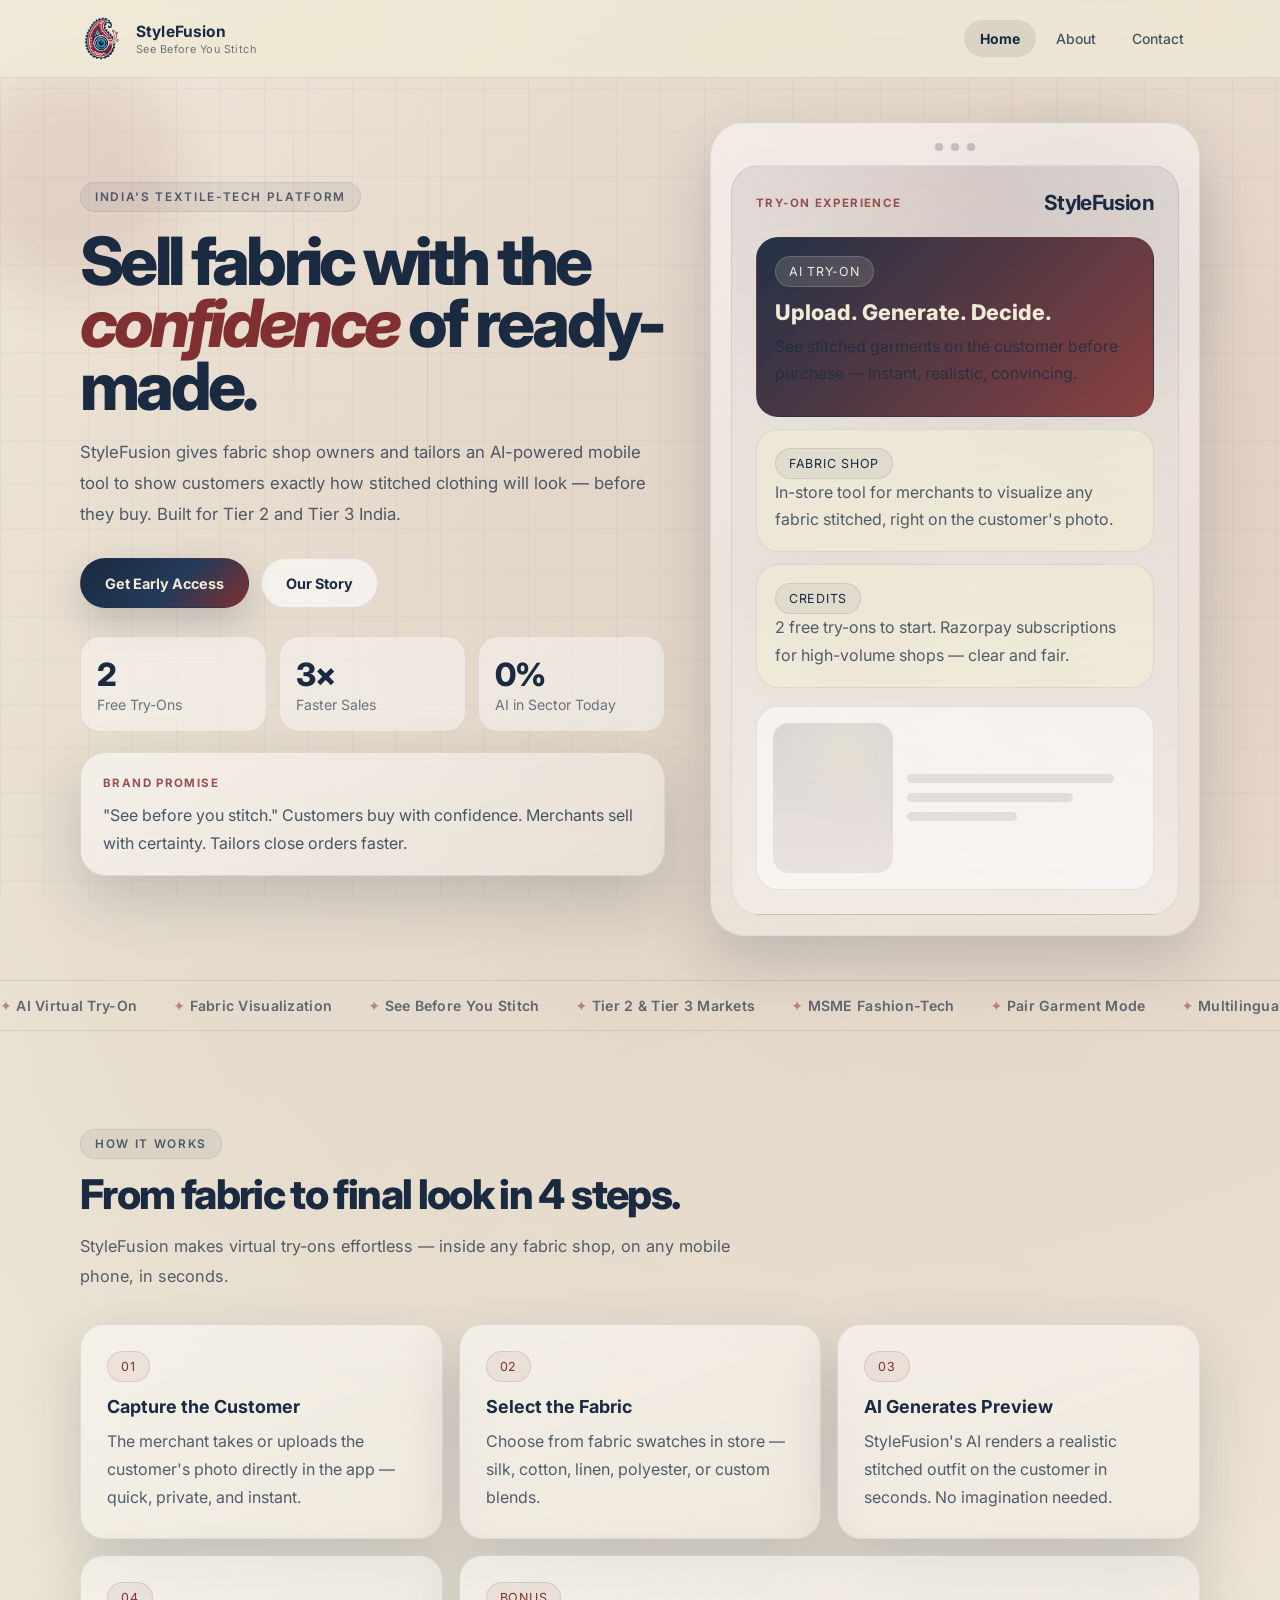
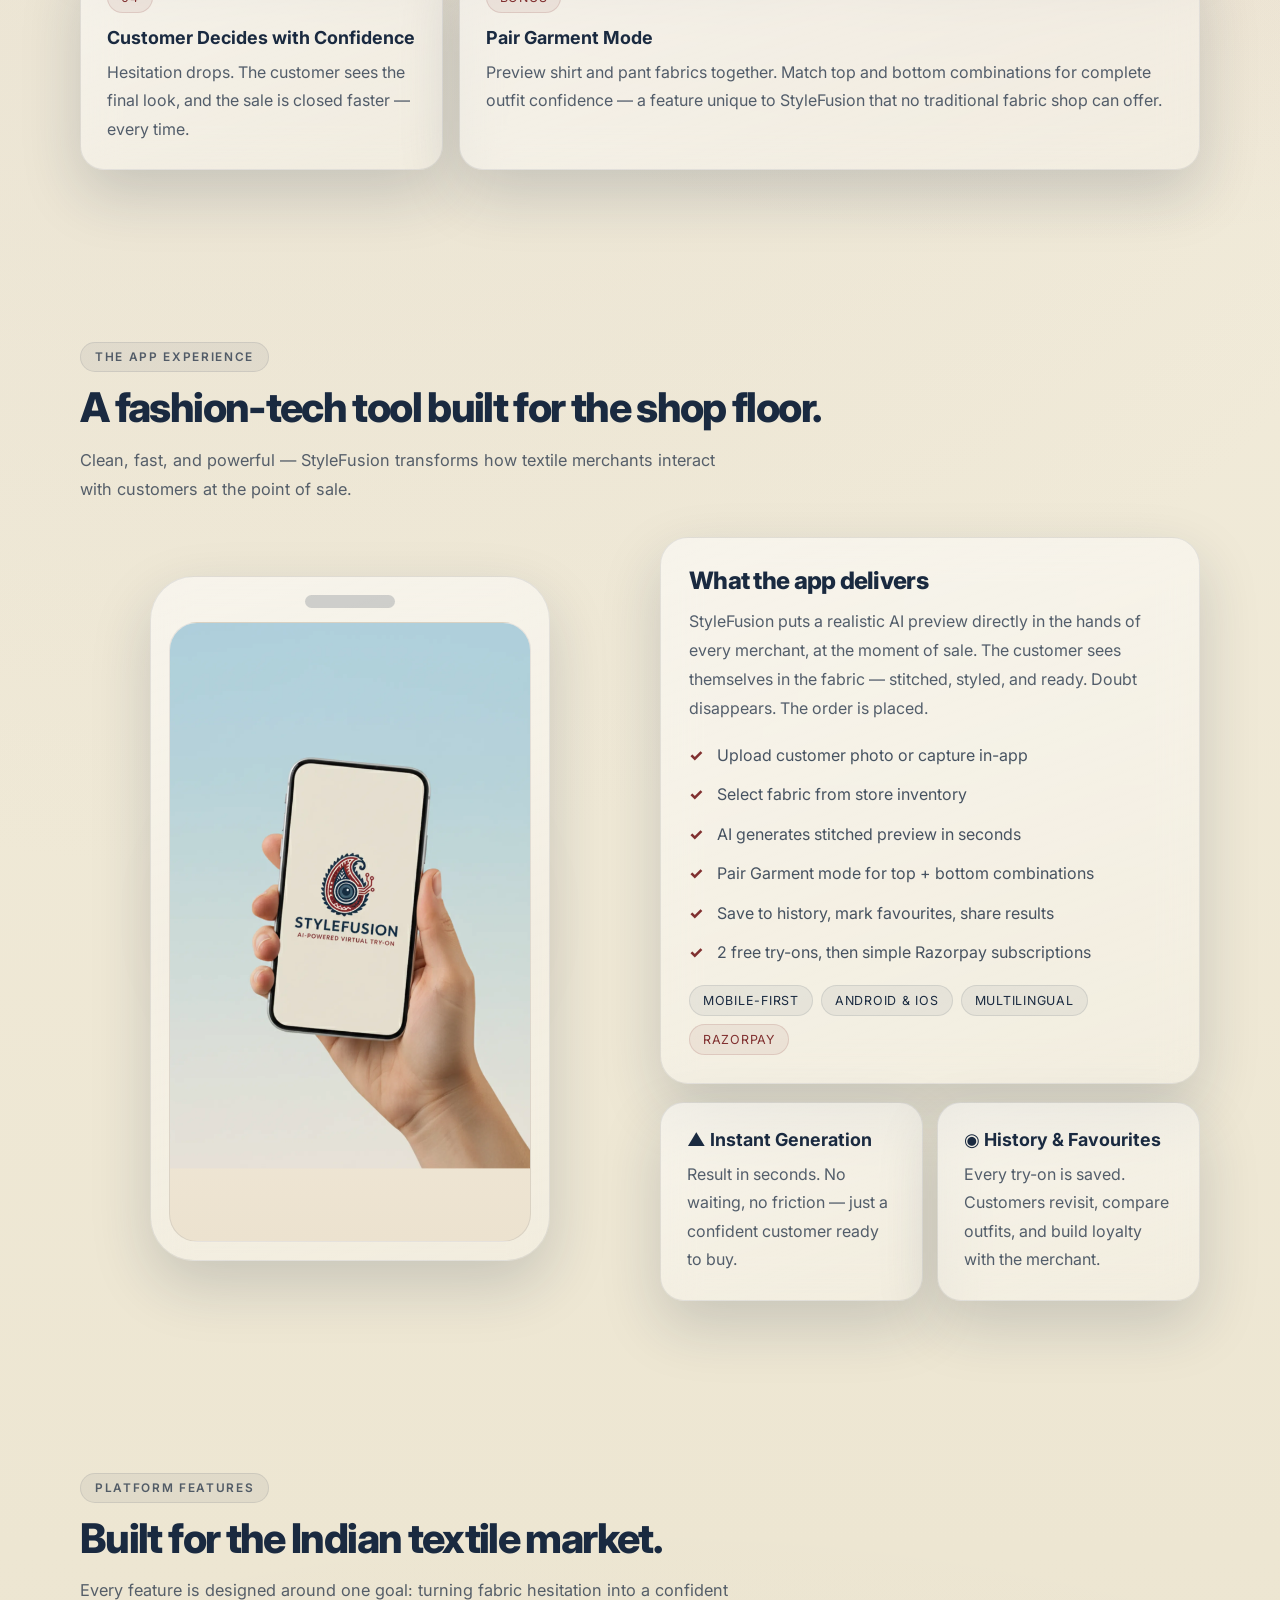
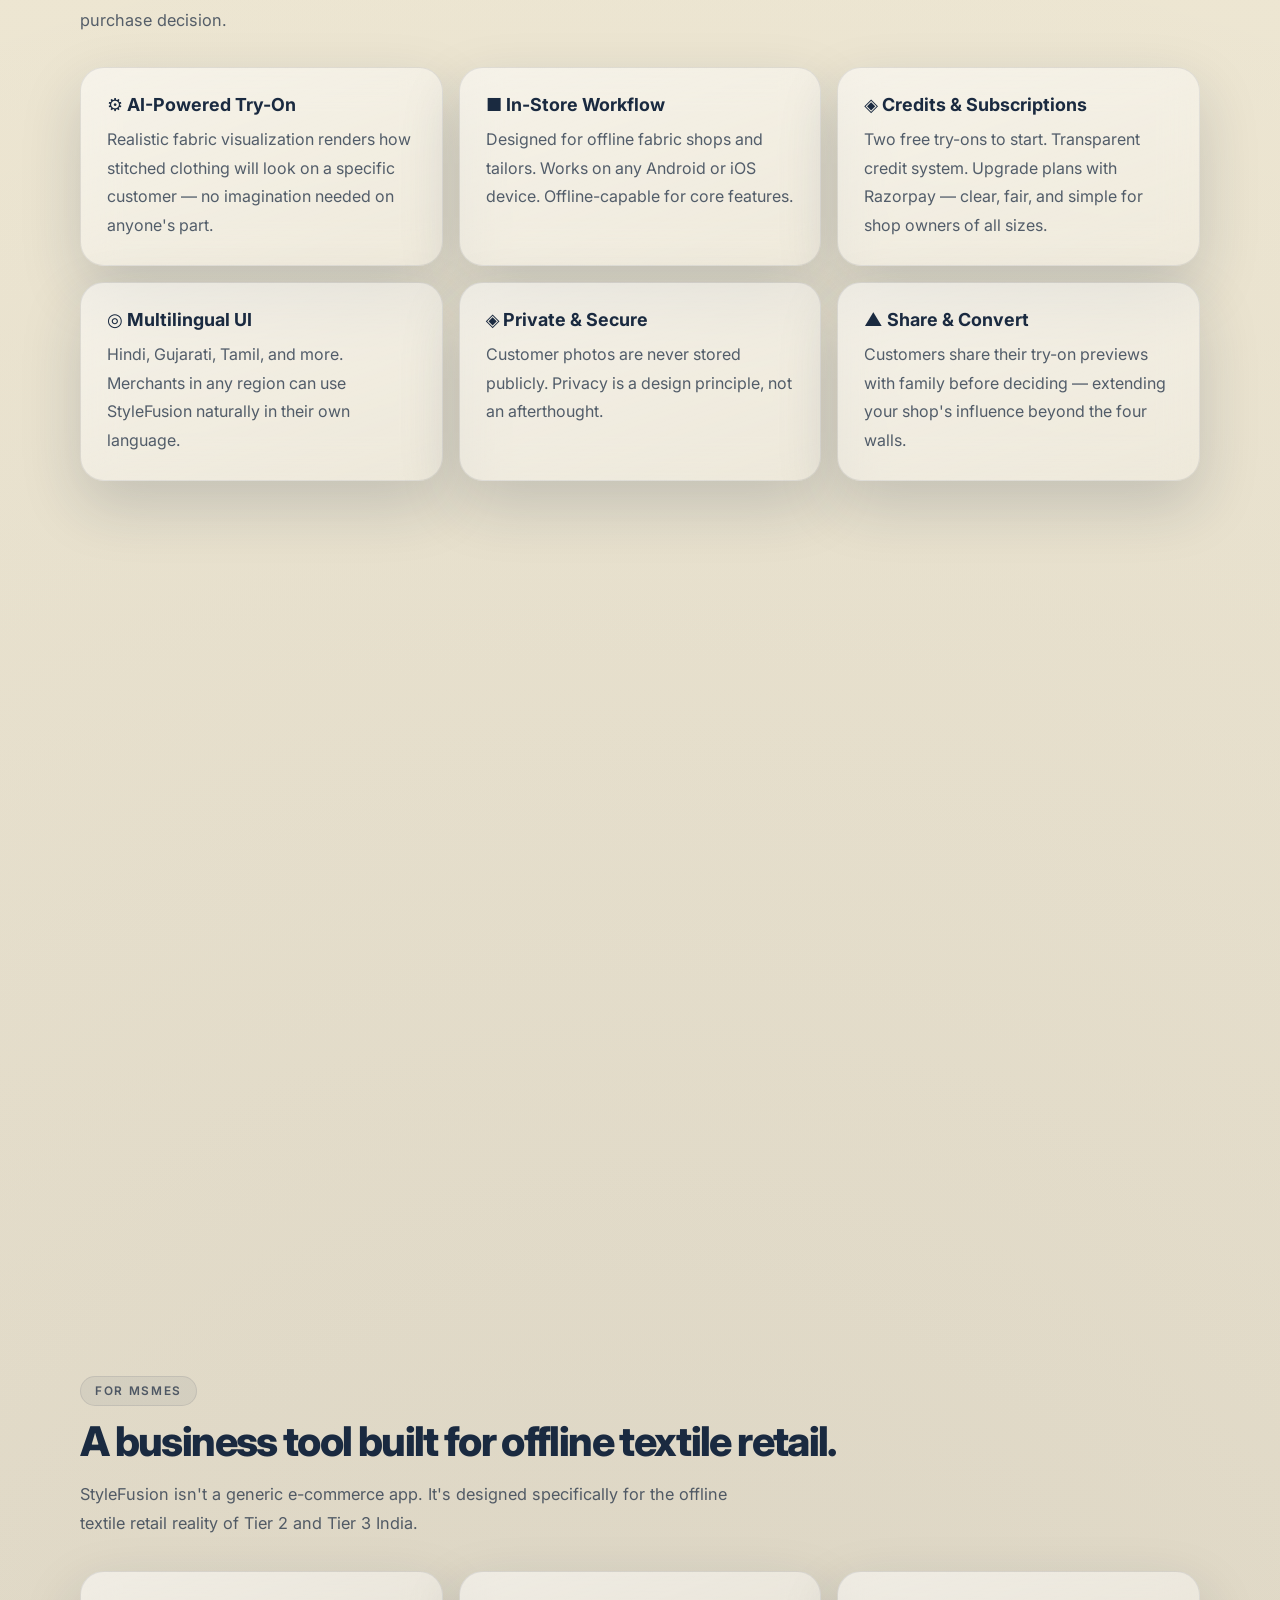
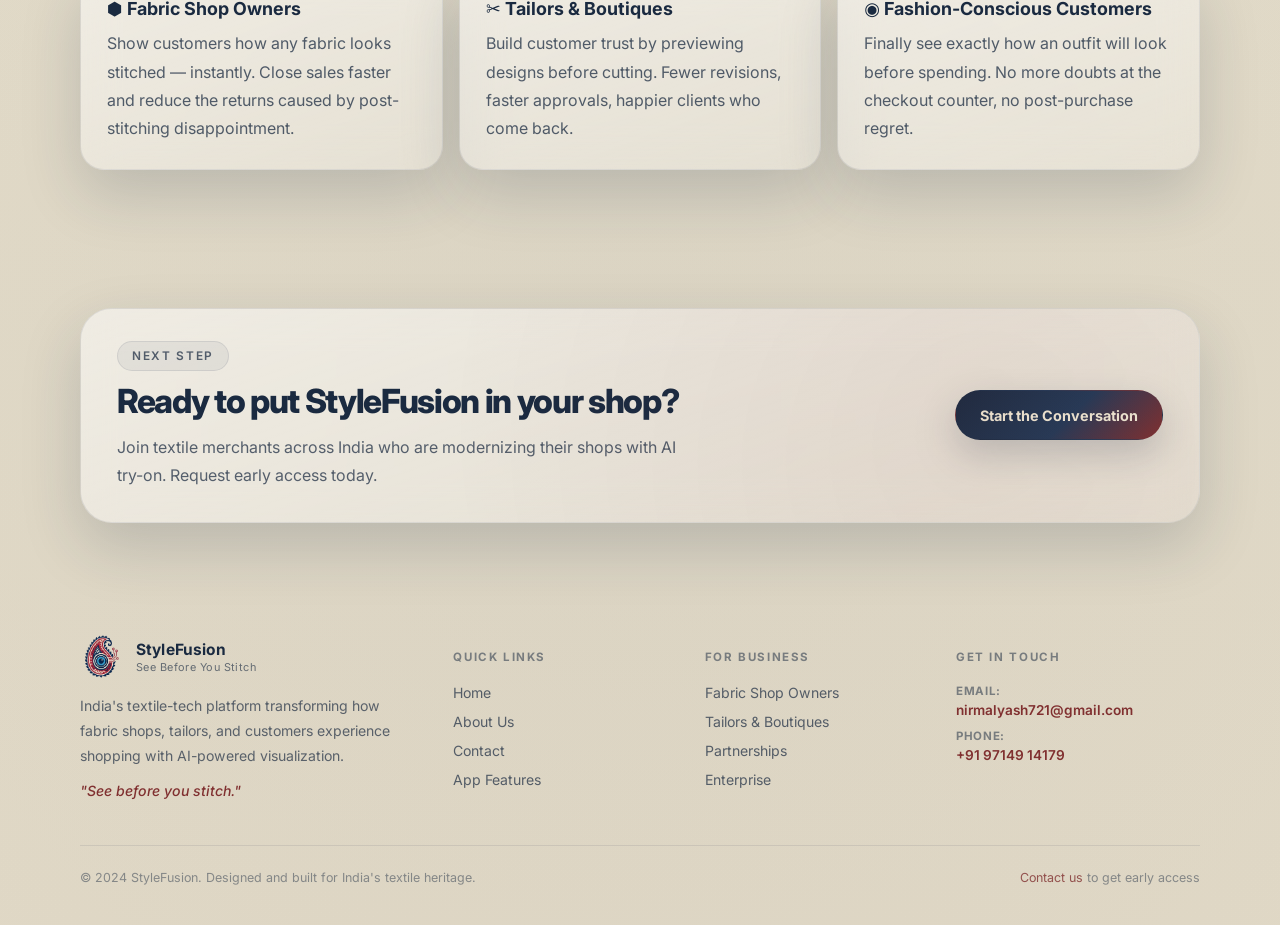
<file: index.html>
<!doctype html>
<html lang="en">
<head>
  <meta charset="UTF-8" />
  <meta name="viewport" content="width=device-width, initial-scale=1.0" />
  <meta name="description" content="StyleFusion — India's textile-tech platform. See before you stitch. AI virtual try-on for fabric shop owners, tailors, and customers in Tier 2 &amp; Tier 3 markets." />
  <title>StyleFusion — See Before You Stitch</title>
  <link rel="preconnect" href="https://fonts.googleapis.com">
  <link rel="preconnect" href="https://fonts.gstatic.com" crossorigin>
  <link href="https://fonts.googleapis.com/css2?family=Inter:wght@400;500;600;700;800&display=swap" rel="stylesheet">
  <link rel="stylesheet" href="styles.css" />
</head>
<body class="page-home">

  <div class="noise" aria-hidden="true"></div>
  <div class="orb orb-1" aria-hidden="true"></div>
  <div class="orb orb-2" aria-hidden="true"></div>
  <div class="orb orb-3" aria-hidden="true"></div>
  <div class="orb orb-4" aria-hidden="true"></div>

  <!-- ======================================================
       NAVIGATION
       ====================================================== -->
  <header class="site-header">
    <div class="container">
      <nav class="site-nav" aria-label="Primary">
        <a href="index.html" class="nav-brand">
          <img src="assets/logo.png" alt="StyleFusion" class="brand-logo" width="44" height="44" />
          <span>
            <strong>StyleFusion</strong>
            <small>See Before You Stitch</small>
          </span>
        </a>

        <button class="nav-toggle" aria-label="Open menu" aria-expanded="false" aria-controls="primary-links">
          <span></span><span></span><span></span>
        </button>

        <div class="nav-links" id="primary-links">
          <a href="index.html">Home</a>
          <a href="about.html">About</a>
          <a href="contact.html">Contact</a>
        </div>
      </nav>
    </div>
  </header>

  <main>

    <!-- ======================================================
         HERO
         ====================================================== -->
    <section class="hero container" aria-label="Hero">
      <!-- animated fabric threads -->
      <div class="hero-threads" aria-hidden="true">
        <div class="thread"></div><div class="thread"></div><div class="thread"></div>
        <div class="thread"></div><div class="thread"></div><div class="thread"></div>
        <div class="thread"></div>
      </div>

      <div class="hero-copy reveal">
        <span class="eyebrow">India's Textile-Tech Platform</span>

        <h1>Sell fabric with the <em>confidence</em> of ready-made.</h1>

        <p class="lead">
          StyleFusion gives fabric shop owners and tailors an AI-powered mobile tool to show customers exactly how stitched clothing will look — before they buy. Built for Tier 2 and Tier 3 India.
        </p>

        <div class="hero-actions">
          <a class="btn btn-primary" href="contact.html">Get Early Access</a>
          <a class="btn btn-secondary" href="about.html">Our Story</a>
        </div>

        <div class="stats-row">
          <article>
            <strong>2</strong>
            <span>Free Try-Ons</span>
          </article>
          <article>
            <strong>3×</strong>
            <span>Faster Sales</span>
          </article>
          <article>
            <strong>0%</strong>
            <span>AI in Sector Today</span>
          </article>
        </div>

        <div class="hero-note glass">
          <span class="note-kicker">Brand Promise</span>
          <p>
            "See before you stitch." Customers buy with confidence. Merchants sell with certainty. Tailors close orders faster.
          </p>
        </div>
      </div>

      <div class="hero-visual reveal delay-2">
        <div class="device-frame glass">
          <div class="device-topbar" aria-hidden="true">
            <span></span><span></span><span></span>
          </div>
          <div class="device-screen">
            <div class="screen-header">
              <span class="tiny-label">Try-On Experience</span>
              <strong>StyleFusion</strong>
            </div>
            <div class="screen-cards">
              <article class="screen-card screen-card-primary">
                <span class="chip">AI Try-On</span>
                <h3>Upload. Generate. Decide.</h3>
                <p>See stitched garments on the customer before purchase — instant, realistic, convincing.</p>
              </article>
              <article class="screen-card">
                <span class="chip alt">Fabric Shop</span>
                <p>In-store tool for merchants to visualize any fabric stitched, right on the customer's photo.</p>
              </article>
              <article class="screen-card">
                <span class="chip alt">Credits</span>
                <p>2 free try-ons to start. Razorpay subscriptions for high-volume shops — clear and fair.</p>
              </article>
            </div>
            <div class="mini-mock">
              <div class="mini-photo"></div>
              <div class="mini-lines">
                <span></span><span></span><span></span>
              </div>
            </div>
          </div>
        </div>
      </div>
    </section>

    <!-- ======================================================
         MARQUEE STRIP
         ====================================================== -->
    <div class="strip" aria-hidden="true">
      <div class="container strip-inner">
        <span>AI Virtual Try-On</span>
        <span>Fabric Visualization</span>
        <span>See Before You Stitch</span>
        <span>Tier 2 &amp; Tier 3 Markets</span>
        <span>MSME Fashion-Tech</span>
        <span>Pair Garment Mode</span>
        <span>Multilingual Ready</span>
        <span>Razorpay Subscriptions</span>
        <span>History + Favorites</span>
        <span>Confidence Before Purchase</span>
      </div>
    </div>

    <!-- ======================================================
         HOW IT WORKS
         ====================================================== -->
    <section class="container section" aria-labelledby="how-title">
      <div class="section-heading reveal">
        <span class="eyebrow">How It Works</span>
        <h2 id="how-title">From fabric to final look in 4 steps.</h2>
        <p>StyleFusion makes virtual try-ons effortless — inside any fabric shop, on any mobile phone, in seconds.</p>
      </div>

      <div class="feature-grid">
        <article class="card glass reveal">
          <span class="chip maroon" style="margin-bottom:14px;">01</span>
          <h3>Capture the Customer</h3>
          <p>The merchant takes or uploads the customer's photo directly in the app — quick, private, and instant.</p>
        </article>
        <article class="card glass reveal delay-1">
          <span class="chip maroon" style="margin-bottom:14px;">02</span>
          <h3>Select the Fabric</h3>
          <p>Choose from fabric swatches in store — silk, cotton, linen, polyester, or custom blends.</p>
        </article>
        <article class="card glass reveal delay-2">
          <span class="chip maroon" style="margin-bottom:14px;">03</span>
          <h3>AI Generates Preview</h3>
          <p>StyleFusion's AI renders a realistic stitched outfit on the customer in seconds. No imagination needed.</p>
        </article>
        <article class="card glass reveal delay-3">
          <span class="chip maroon" style="margin-bottom:14px;">04</span>
          <h3>Customer Decides with Confidence</h3>
          <p>Hesitation drops. The customer sees the final look, and the sale is closed faster — every time.</p>
        </article>
        <article class="card glass card-wide reveal delay-4">
          <span class="chip maroon" style="margin-bottom:14px;">Bonus</span>
          <h3>Pair Garment Mode</h3>
          <p>Preview shirt and pant fabrics together. Match top and bottom combinations for complete outfit confidence — a feature unique to StyleFusion that no traditional fabric shop can offer.</p>
        </article>
      </div>
    </section>

    <!-- ======================================================
         APP SCREEN SHOWCASE (merged from old app.html)
         ====================================================== -->
    <section class="container section" id="app" aria-labelledby="app-title">
      <div class="section-heading reveal">
        <span class="eyebrow">The App Experience</span>
        <h2 id="app-title">A fashion-tech tool built for the shop floor.</h2>
        <p>Clean, fast, and powerful — StyleFusion transforms how textile merchants interact with customers at the point of sale.</p>
      </div>

      <div class="app-section-grid">
        <div class="phone-stand reveal">
          <div class="phone-glow" aria-hidden="true"></div>
          <div class="phone-shell glass">
            <div class="phone-notch" aria-hidden="true"></div>
            <div class="phone-screen">
              <img src="assets/stylefusion-app-screen.webp"
                   alt="StyleFusion app interface showing AI virtual try-on"
                   width="380" height="620" loading="lazy" />
            </div>
          </div>
        </div>

        <div class="reveal delay-1">
          <div class="app-notes glass" style="margin-bottom:18px;">
            <h2>What the app delivers</h2>
            <p>
              StyleFusion puts a realistic AI preview directly in the hands of every merchant, at the moment of sale.
              The customer sees themselves in the fabric — stitched, styled, and ready. Doubt disappears. The order is placed.
            </p>
            <ul class="check-list">
              <li>Upload customer photo or capture in-app</li>
              <li>Select fabric from store inventory</li>
              <li>AI generates stitched preview in seconds</li>
              <li>Pair Garment mode for top + bottom combinations</li>
              <li>Save to history, mark favourites, share results</li>
              <li>2 free try-ons, then simple Razorpay subscriptions</li>
            </ul>
            <div class="app-notes-chips">
              <span class="chip alt">Mobile-First</span>
              <span class="chip alt">Android &amp; iOS</span>
              <span class="chip alt">Multilingual</span>
              <span class="chip maroon">Razorpay</span>
            </div>
          </div>

          <div class="two-col" style="gap:14px;">
            <article class="card glass">
              <h3><span class="icon-lightning">▲</span> Instant Generation</h3>
              <p>Result in seconds. No waiting, no friction — just a confident customer ready to buy.</p>
            </article>
            <article class="card glass">
              <h3><span class="icon-history">◉</span> History &amp; Favourites</h3>
              <p>Every try-on is saved. Customers revisit, compare outfits, and build loyalty with the merchant.</p>
            </article>
          </div>
        </div>
      </div>
    </section>

    <!-- ======================================================
         FEATURES
         ====================================================== -->
    <section class="container section" aria-labelledby="features-title">
      <div class="section-heading reveal">
        <span class="eyebrow">Platform Features</span>
        <h2 id="features-title">Built for the Indian textile market.</h2>
        <p>Every feature is designed around one goal: turning fabric hesitation into a confident purchase decision.</p>
      </div>

      <div class="feature-grid">
        <article class="card glass reveal">
          <h3><span class="icon-ai">⚙</span> AI-Powered Try-On</h3>
          <p>Realistic fabric visualization renders how stitched clothing will look on a specific customer — no imagination needed on anyone's part.</p>
        </article>
        <article class="card glass reveal delay-1">
          <h3><span class="icon-store">■</span> In-Store Workflow</h3>
          <p>Designed for offline fabric shops and tailors. Works on any Android or iOS device. Offline-capable for core features.</p>
        </article>
        <article class="card glass reveal delay-2">
          <h3><span class="icon-credits">◈</span> Credits &amp; Subscriptions</h3>
          <p>Two free try-ons to start. Transparent credit system. Upgrade plans with Razorpay — clear, fair, and simple for shop owners of all sizes.</p>
        </article>
        <article class="card glass reveal delay-3">
          <h3><span class="icon-globe">◎</span> Multilingual UI</h3>
          <p>Hindi, Gujarati, Tamil, and more. Merchants in any region can use StyleFusion naturally in their own language.</p>
        </article>
        <article class="card glass reveal delay-4">
          <h3><span class="icon-secure">◈</span> Private &amp; Secure</h3>
          <p>Customer photos are never stored publicly. Privacy is a design principle, not an afterthought.</p>
        </article>
        <article class="card glass reveal delay-5">
          <h3><span class="icon-share">▲</span> Share &amp; Convert</h3>
          <p>Customers share their try-on previews with family before deciding — extending your shop's influence beyond the four walls.</p>
        </article>
      </div>
    </section>

    <!-- ======================================================
         BRAND STORY SPLIT
         ====================================================== -->
    <section class="container section" aria-labelledby="story-title">
      <div class="section-heading reveal">
        <span class="eyebrow">The Problem We Solve</span>
        <h2 id="story-title">One question costs India's textile market thousands of rupees every day.</h2>
      </div>

      <div class="split-grid">
        <article class="glass panel reveal">
          <span class="chip maroon" style="margin-bottom:14px;">The Hesitation</span>
          <h3>"The fabric is beautiful, but I'm not sure how it'll look stitched."</h3>
          <p>
            Walk into any fabric shop in Surat, Jaipur, Tirupur, or Bhopal. A customer picks up beautiful fabric, feels the texture, admires the colour — and then hesitates. That single question costs merchants sales daily.
          </p>
          <p style="margin-top:14px;">
            This isn't about quality. The fabric is fine. The tailor is skilled. The problem is visualization — or the lack of it. StyleFusion solves exactly this.
          </p>
        </article>

        <article class="glass panel reveal delay-1">
          <span class="chip maroon" style="margin-bottom:14px;">The Solution</span>
          <h3>A realistic preview, right at the point of sale.</h3>
          <p>
            StyleFusion puts an AI-powered try-on directly in the hands of every merchant. The customer sees themselves wearing the fabric — stitched, styled, and ready. Doubt disappears. The sale is made.
          </p>
          <ul class="check-list">
            <li>AI-generated wardrobe preview on actual customer photo</li>
            <li>Mobile-first, works in the shop instantly</li>
            <li>History, favourites, and shareable results</li>
            <li>Language-ready for every Indian market</li>
          </ul>
        </article>
      </div>
    </section>

    <!-- ======================================================
         FOR MSMEs
         ====================================================== -->
    <section class="container section" aria-labelledby="msme-title">
      <div class="section-heading reveal">
        <span class="eyebrow">For MSMEs</span>
        <h2 id="msme-title">A business tool built for offline textile retail.</h2>
        <p>StyleFusion isn't a generic e-commerce app. It's designed specifically for the offline textile retail reality of Tier 2 and Tier 3 India.</p>
      </div>

      <div class="feature-grid">
        <article class="card glass reveal">
          <h3><span class="icon-shop">⬢</span> Fabric Shop Owners</h3>
          <p>Show customers how any fabric looks stitched — instantly. Close sales faster and reduce the returns caused by post-stitching disappointment.</p>
        </article>
        <article class="card glass reveal delay-1">
          <h3><span class="icon-scissors">✂</span> Tailors &amp; Boutiques</h3>
          <p>Build customer trust by previewing designs before cutting. Fewer revisions, faster approvals, happier clients who come back.</p>
        </article>
        <article class="card glass reveal delay-2">
          <h3><span class="icon-people">◉</span> Fashion-Conscious Customers</h3>
          <p>Finally see exactly how an outfit will look before spending. No more doubts at the checkout counter, no post-purchase regret.</p>
        </article>
      </div>
    </section>

    <!-- ======================================================
         CTA BAND
         ====================================================== -->
    <section class="container section-sm" aria-labelledby="cta-title">
      <div class="glass cta-band reveal">
        <div>
          <span class="eyebrow">Next Step</span>
          <h2 id="cta-title">Ready to put StyleFusion in your shop?</h2>
          <p>Join textile merchants across India who are modernizing their shops with AI try-on. Request early access today.</p>
        </div>
        <a class="btn btn-primary" href="contact.html">Start the Conversation</a>
      </div>
    </section>

  </main>

  <!-- ======================================================
       FOOTER
       ====================================================== -->
  <footer class="site-footer">
    <div class="container">
      <div class="footer-content">
        <div class="footer-section">
          <div class="nav-brand" style="margin-bottom:14px;">
            <img src="assets/logo.png" alt="StyleFusion" class="brand-logo" width="44" height="44" />
            <div>
              <strong>StyleFusion</strong>
              <small>See Before You Stitch</small>
            </div>
          </div>
          <p class="footer-desc">India's textile-tech platform transforming how fabric shops, tailors, and customers experience shopping with AI-powered visualization.</p>
          <p class="footer-tagline">"See before you stitch."</p>
        </div>

        <div class="footer-section">
          <h4>Quick Links</h4>
          <nav class="footer-nav">
            <a href="index.html">Home</a>
            <a href="about.html">About Us</a>
            <a href="contact.html">Contact</a>
            <a href="index.html#app">App Features</a>
          </nav>
        </div>

        <div class="footer-section">
          <h4>For Business</h4>
          <nav class="footer-nav">
            <a href="contact.html">Fabric Shop Owners</a>
            <a href="contact.html">Tailors &amp; Boutiques</a>
            <a href="contact.html">Partnerships</a>
            <a href="contact.html">Enterprise</a>
          </nav>
        </div>

        <div class="footer-section">
          <h4>Get in Touch</h4>
          <div class="footer-contact">
            <p><strong>Email:</strong><a href="mailto:nirmalyash721@gmail.com">nirmalyash721@gmail.com</a></p>
            <p><strong>Phone:</strong><a href="tel:+919714914179">+91 97149 14179</a></p>
          </div>
        </div>
      </div>

      <div class="footer-divider"></div>
      
      <div class="footer-bottom">
        <span>© 2024 StyleFusion. Designed and built for India's textile heritage.</span>
        <span><a href="contact.html">Contact us</a> to get early access</span>
      </div>
    </div>
  </footer>

  <script src="main.js"></script>
</body>
</html>
</file>
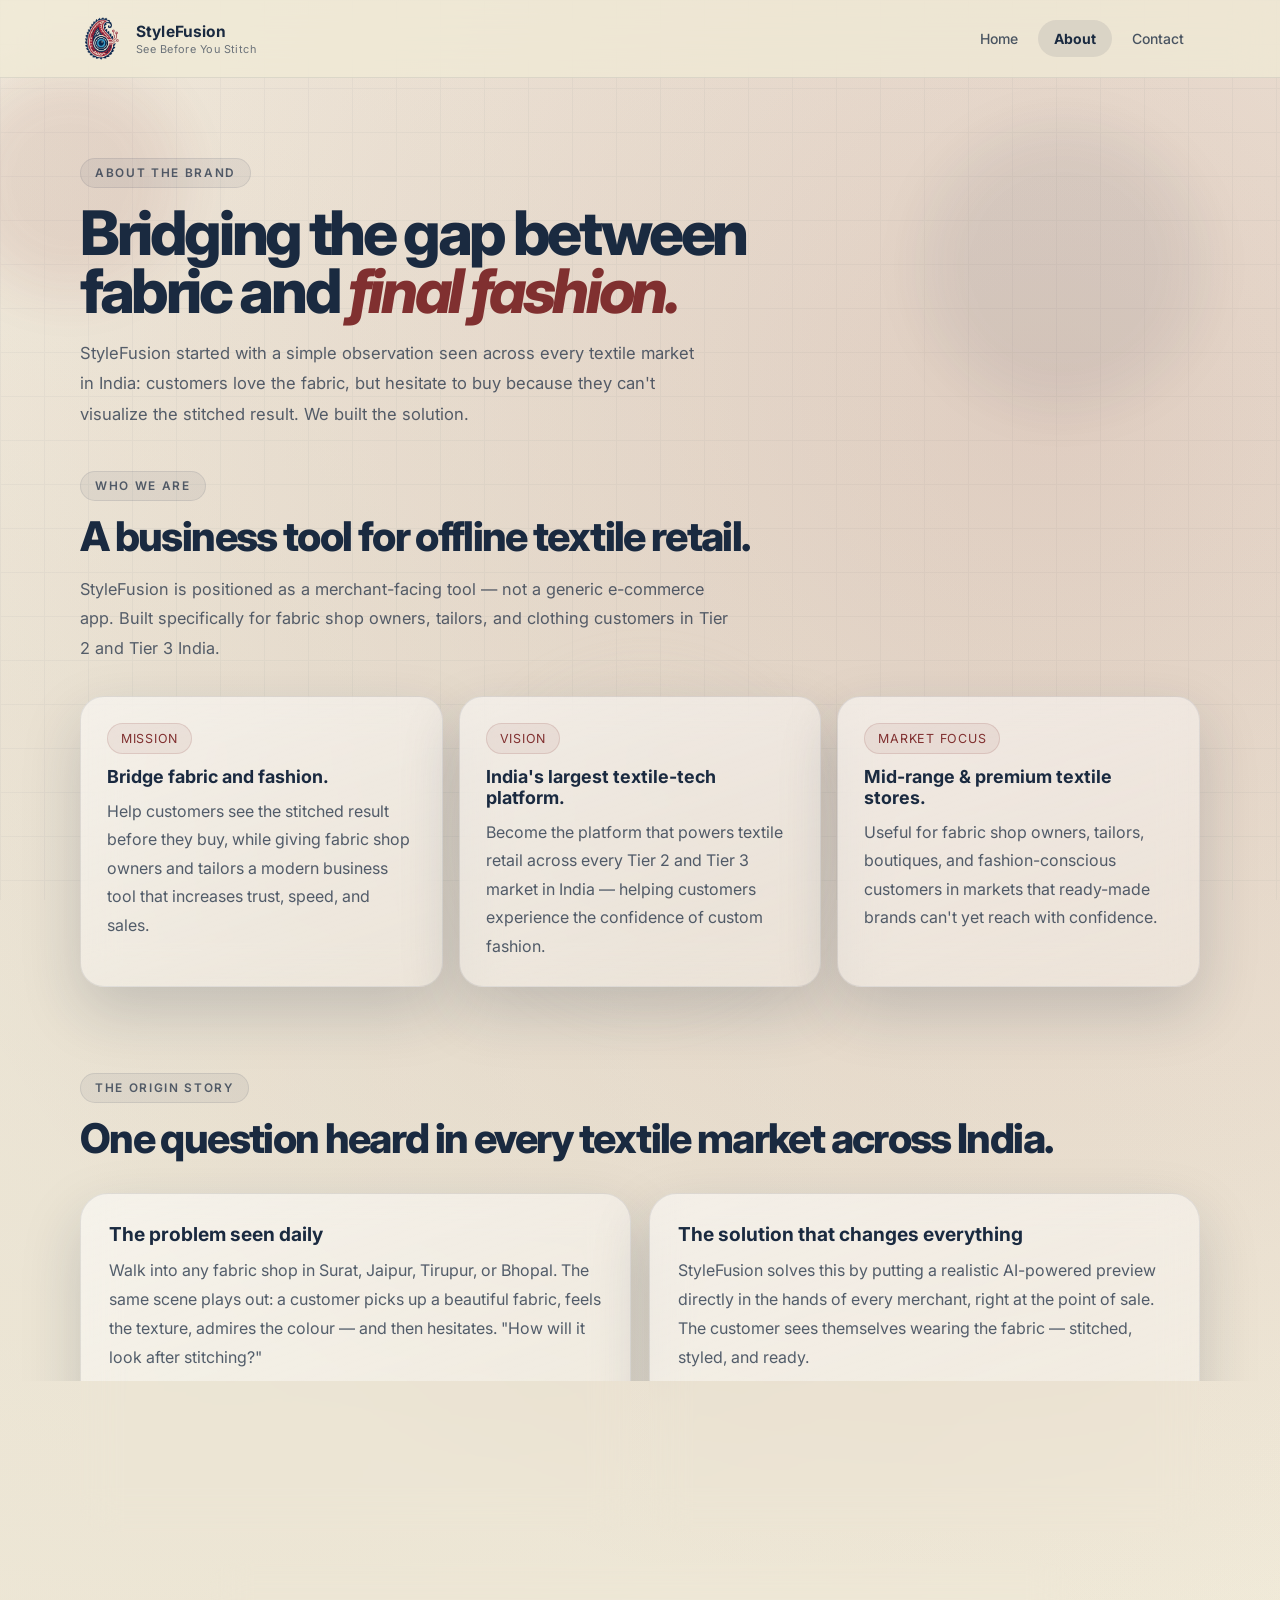
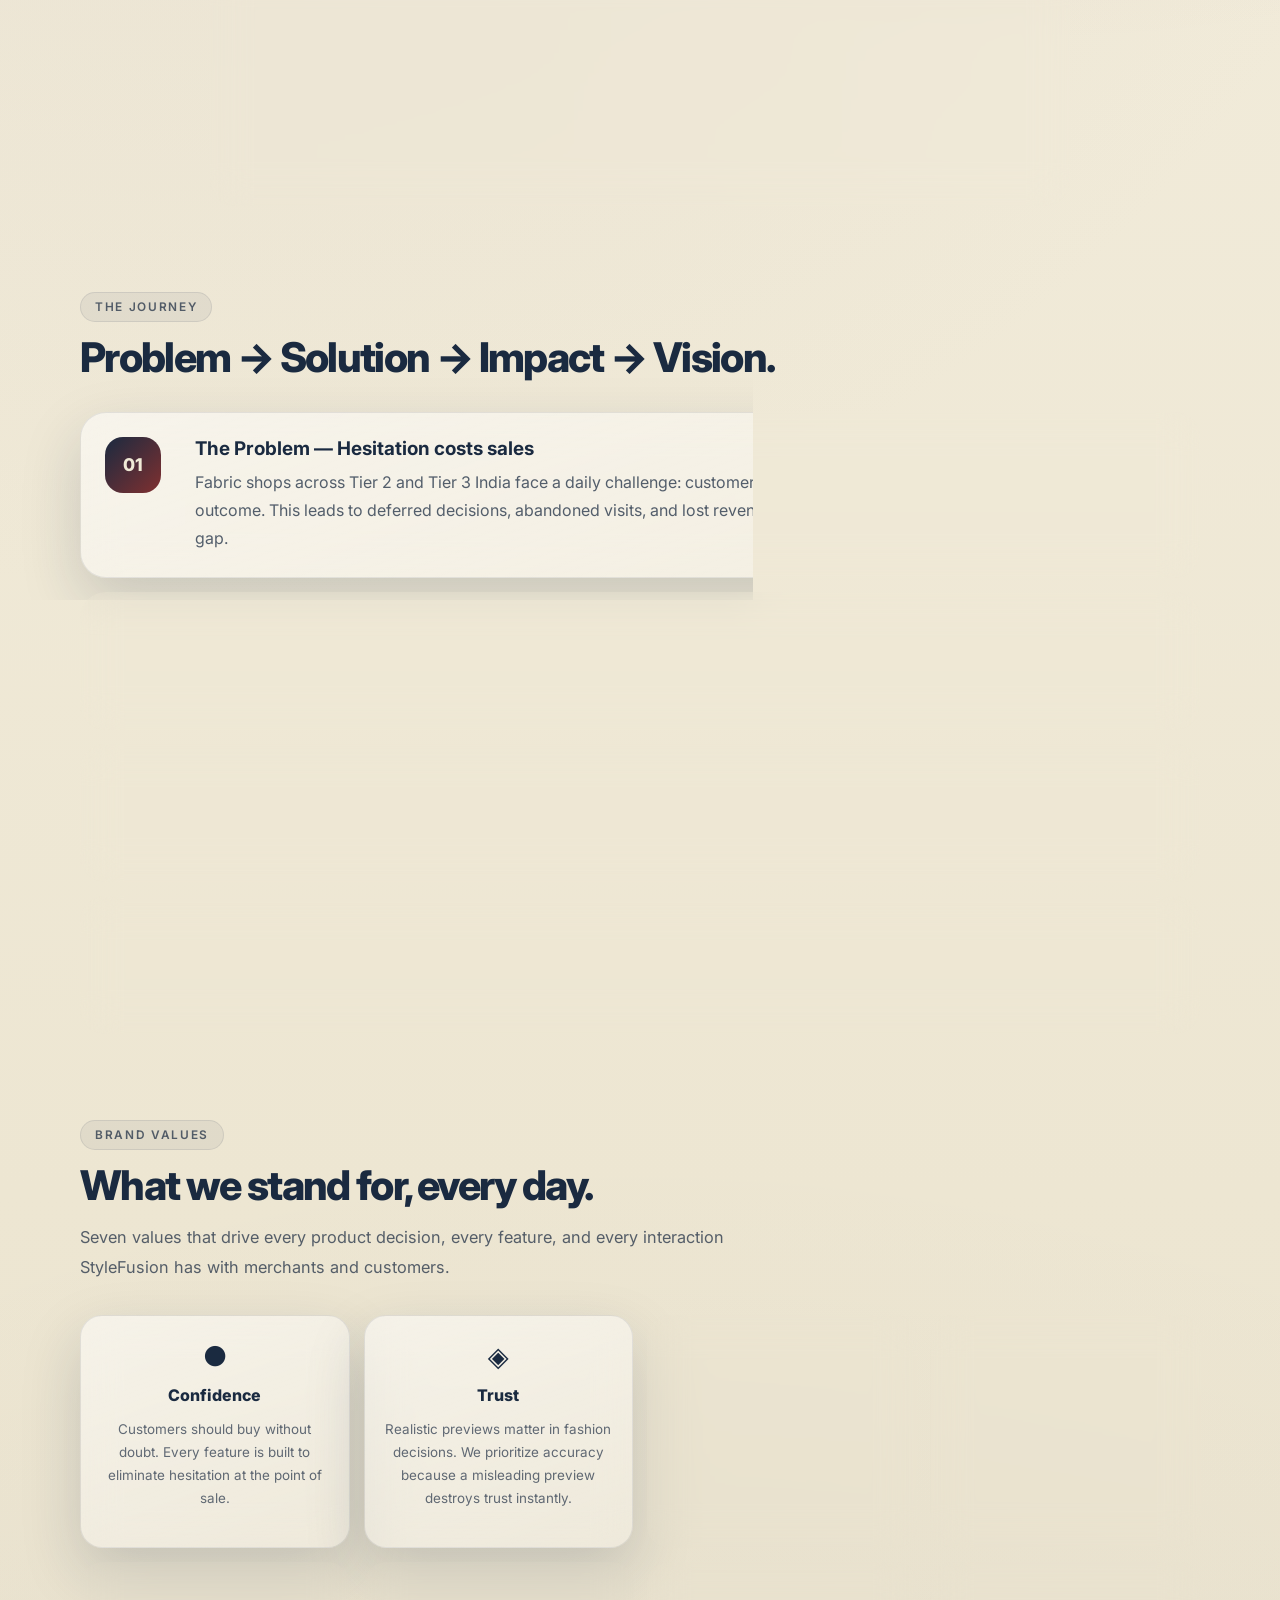
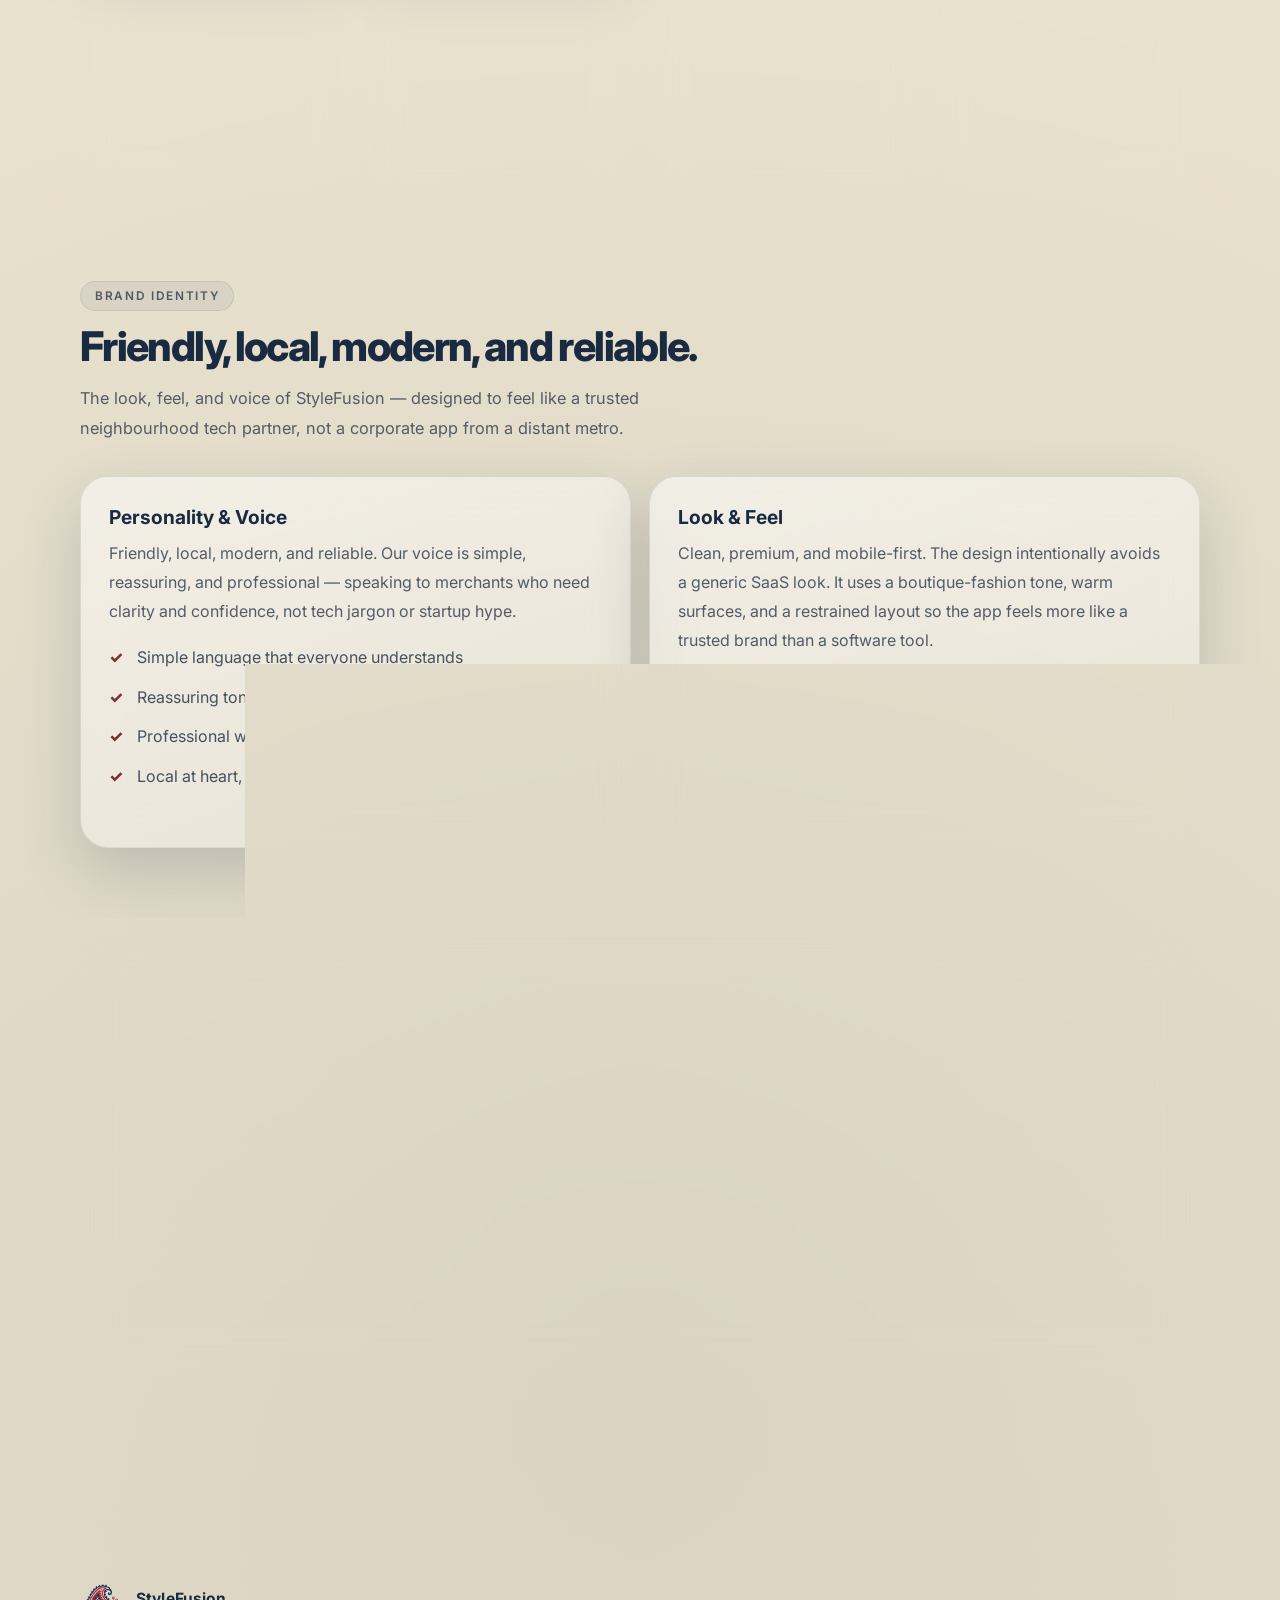
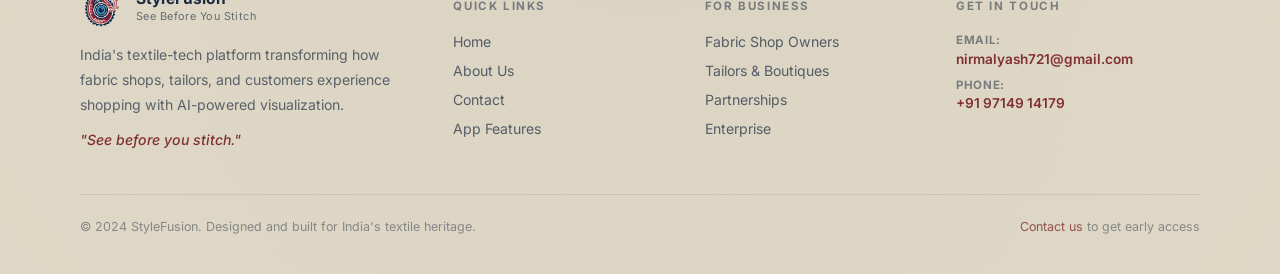
<file: about.html>
<!doctype html>
<html lang="en">
<head>
  <meta charset="UTF-8" />
  <meta name="viewport" content="width=device-width, initial-scale=1.0" />
  <meta name="description" content="About StyleFusion — the brand story, mission, values, and vision for India's textile-tech platform." />
  <title>About — StyleFusion</title>
  <link rel="preconnect" href="https://fonts.googleapis.com">
  <link rel="preconnect" href="https://fonts.gstatic.com" crossorigin>
  <link href="https://fonts.googleapis.com/css2?family=Inter:wght@400;500;600;700;800&display=swap" rel="stylesheet">
  <link rel="stylesheet" href="styles.css" />
</head>
<body class="page-about">

  <div class="noise" aria-hidden="true"></div>
  <div class="orb orb-1" aria-hidden="true"></div>
  <div class="orb orb-2" aria-hidden="true"></div>
  <div class="orb orb-3" aria-hidden="true"></div>

  <!-- NAV -->
  <header class="site-header">
    <div class="container">
      <nav class="site-nav" aria-label="Primary">
        <a href="index.html" class="nav-brand">
          <img src="assets/logo.png" alt="StyleFusion" class="brand-logo" width="44" height="44" />
          <span>
            <strong>StyleFusion</strong>
            <small>See Before You Stitch</small>
          </span>
        </a>
        <button class="nav-toggle" aria-label="Open menu" aria-expanded="false" aria-controls="primary-links">
          <span></span><span></span><span></span>
        </button>
        <div class="nav-links" id="primary-links">
          <a href="index.html">Home</a>
          <a href="about.html">About</a>
          <a href="contact.html">Contact</a>
        </div>
      </nav>
    </div>
  </header>

  <main class="container page-shell">

    <!-- PAGE HERO -->
    <section class="page-hero reveal" aria-labelledby="about-h1">
      <span class="eyebrow">About the Brand</span>
      <h1 id="about-h1">Bridging the gap between fabric and <em>final fashion.</em></h1>
      <p class="lead">
        StyleFusion started with a simple observation seen across every textile market in India: customers love the fabric, but hesitate to buy because they can't visualize the stitched result. We built the solution.
      </p>
    </section>

    <!-- ======================================================
         MISSION / AUDIENCE / MARKET FIT
         ====================================================== -->
    <section class="section" style="padding-top:20px;" aria-labelledby="mission-title">
      <div class="section-heading reveal">
        <span class="eyebrow">Who We Are</span>
        <h2 id="mission-title">A business tool for offline textile retail.</h2>
        <p>StyleFusion is positioned as a merchant-facing tool — not a generic e-commerce app. Built specifically for fabric shop owners, tailors, and clothing customers in Tier 2 and Tier 3 India.</p>
      </div>

      <div class="about-grid">
        <article class="card glass reveal">
          <span class="chip maroon" style="margin-bottom:12px;">Mission</span>
          <h3>Bridge fabric and fashion.</h3>
          <p>Help customers see the stitched result before they buy, while giving fabric shop owners and tailors a modern business tool that increases trust, speed, and sales.</p>
        </article>
        <article class="card glass reveal delay-1">
          <span class="chip maroon" style="margin-bottom:12px;">Vision</span>
          <h3>India's largest textile-tech platform.</h3>
          <p>Become the platform that powers textile retail across every Tier 2 and Tier 3 market in India — helping customers experience the confidence of custom fashion.</p>
        </article>
        <article class="card glass reveal delay-2">
          <span class="chip maroon" style="margin-bottom:12px;">Market Focus</span>
          <h3>Mid-range &amp; premium textile stores.</h3>
          <p>Useful for fabric shop owners, tailors, boutiques, and fashion-conscious customers in markets that ready-made brands can't yet reach with confidence.</p>
        </article>
      </div>
    </section>

    <!-- ======================================================
         BRAND STORY — THE ORIGIN
         ====================================================== -->
    <section class="section" style="padding-top:0;" aria-labelledby="story-title">
      <div class="section-heading reveal">
        <span class="eyebrow">The Origin Story</span>
        <h2 id="story-title">One question heard in every textile market across India.</h2>
      </div>

      <div class="split-grid" style="margin-bottom:32px;">
        <article class="glass panel reveal">
          <h3>The problem seen daily</h3>
          <p>
            Walk into any fabric shop in Surat, Jaipur, Tirupur, or Bhopal. The same scene plays out: a customer picks up a beautiful fabric, feels the texture, admires the colour — and then hesitates. "How will it look after stitching?"
          </p>
          <p style="margin-top:14px;">
            That single question costs merchants thousands of rupees in lost sales every day. It isn't about quality. The fabric is fine. The tailor is skilled. The problem is visualization — or the lack of it.
          </p>
        </article>

        <article class="glass panel reveal delay-1">
          <h3>The solution that changes everything</h3>
          <p>
            StyleFusion solves this by putting a realistic AI-powered preview directly in the hands of every merchant, right at the point of sale. The customer sees themselves wearing the fabric — stitched, styled, and ready.
          </p>
          <p style="margin-top:14px;">
            Doubt disappears. The sale is made. The merchant grows. The customer leaves confident. And local MSMEs begin to compete with the confidence-driven experience of ready-made clothing brands.
          </p>
        </article>
      </div>

      <!-- Positioning statement -->
      <blockquote class="glass panel reveal" style="border-radius:var(--radius); padding:32px 36px; text-align:center; font-style:italic; font-size:clamp(1.05rem,2vw,1.3rem); line-height:1.68; color:var(--navy); max-width:860px; margin:0 auto;">
        "For fabric shop owners, tailors, and fashion-conscious customers in Tier 2 and Tier 3 markets, StyleFusion is a fashion-tech solution that lets people see how stitched clothing will look before they buy — helping merchants sell faster with more confidence than traditional fabric selling methods."
        <footer style="margin-top:16px; font-style:normal; font-size:.78rem; letter-spacing:.1em; text-transform:uppercase; color:rgba(128,48,48,.7); font-weight:700;">StyleFusion Positioning Statement</footer>
      </blockquote>
    </section>

    <!-- ======================================================
         TIMELINE — PROBLEM → SOLUTION → IMPACT
         ====================================================== -->
    <section class="section" style="padding-top:0;" aria-labelledby="journey-title">
      <div class="section-heading reveal">
        <span class="eyebrow">The Journey</span>
        <h2 id="journey-title">Problem → Solution → Impact → Vision.</h2>
      </div>

      <div class="timeline">
        <article class="timeline-item glass reveal">
          <div class="t-num">01</div>
          <div>
            <h3>The Problem — Hesitation costs sales</h3>
            <p>Fabric shops across Tier 2 and Tier 3 India face a daily challenge: customers admire fabrics but can't visualize the stitched outcome. This leads to deferred decisions, abandoned visits, and lost revenue for local merchants who have no tool to bridge this gap.</p>
          </div>
        </article>
        <article class="timeline-item glass reveal delay-1">
          <div class="t-num">02</div>
          <div>
            <h3>The Solution — AI-powered fabric visualization</h3>
            <p>StyleFusion delivers a mobile app where merchants instantly show how any fabric will look stitched, on the actual customer. The AI generates a realistic preview in seconds — eliminating guesswork entirely and transforming the buying experience.</p>
          </div>
        </article>
        <article class="timeline-item glass reveal delay-2">
          <div class="t-num">03</div>
          <div>
            <h3>The Trust Layer — Accuracy builds repeat customers</h3>
            <p>Our previews are designed to closely match the stitched outcome. Accuracy isn't optional — it's the foundation of customer trust. When customers trust the preview, they trust the merchant. That trust builds loyalty and repeat business.</p>
          </div>
        </article>
        <article class="timeline-item glass reveal delay-3">
          <div class="t-num">04</div>
          <div>
            <h3>The Vision — India's largest textile-tech platform</h3>
            <p>StyleFusion's goal is to become the platform that powers textile retail across every Tier 2 and Tier 3 market in India — helping customers experience the confidence of custom fashion and helping MSMEs sell with certainty in a modern, tech-driven way.</p>
          </div>
        </article>
      </div>
    </section>

    <!-- ======================================================
         BRAND VALUES
         ====================================================== -->
    <section class="section" style="padding-top:0;" aria-labelledby="values-title">
      <div class="section-heading reveal">
        <span class="eyebrow">Brand Values</span>
        <h2 id="values-title">What we stand for, every day.</h2>
        <p>Seven values that drive every product decision, every feature, and every interaction StyleFusion has with merchants and customers.</p>
      </div>

      <div class="values-grid">
        <article class="value-card glass reveal">
          <div class="value-icon">●</div>
          <div class="value-title">Confidence</div>
          <p class="value-desc">Customers should buy without doubt. Every feature is built to eliminate hesitation at the point of sale.</p>
        </article>
        <article class="value-card glass reveal delay-1">
          <div class="value-icon">◈</div>
          <div class="value-title">Trust</div>
          <p class="value-desc">Realistic previews matter in fashion decisions. We prioritize accuracy because a misleading preview destroys trust instantly.</p>
        </article>
        <article class="value-card glass reveal delay-2">
          <div class="value-icon">★</div>
          <div class="value-title">Ease of Use</div>
          <p class="value-desc">Merchants need a simple tool. Our UI is designed for users who aren't tech-savvy, on mid-range devices.</p>
        </article>
        <article class="value-card glass reveal delay-3">
          <div class="value-icon">▲</div>
          <div class="value-title">Speed</div>
          <p class="value-desc">Try-ons should happen instantly in the shop. A slow preview loses the customer. Speed is a core feature.</p>
        </article>
        <article class="value-card glass reveal">
          <div class="value-icon">⊙</div>
          <div class="value-title">Accuracy</div>
          <p class="value-desc">The preview must closely match the stitched outcome. This is our technical and ethical promise to every customer.</p>
        </article>
        <article class="value-card glass reveal delay-1">
          <div class="value-icon">▸</div>
          <div class="value-title">Innovation</div>
          <p class="value-desc">We modernize traditional textile retail. Bringing cutting-edge AI to markets that have been underserved by technology.</p>
        </article>
        <article class="value-card glass reveal delay-2">
          <div class="value-icon">■</div>
          <div class="value-title">MSME Support</div>
          <p class="value-desc">The solution must help local businesses grow — not replace them with online giants. We are a tool for merchants, not competition.</p>
        </article>
        <article class="value-card glass reveal delay-3">
          <div class="value-icon">◎</div>
          <div class="value-title">Inclusivity</div>
          <p class="value-desc">Multilingual, affordable, and designed for every Indian city — not just metros. Every tailor deserves modern tools.</p>
        </article>
      </div>
    </section>

    <!-- ======================================================
         BRAND IDENTITY
         ====================================================== -->
    <section class="section" style="padding-top:0;" aria-labelledby="identity-title">
      <div class="section-heading reveal">
        <span class="eyebrow">Brand Identity</span>
        <h2 id="identity-title">Friendly, local, modern, and reliable.</h2>
        <p>The look, feel, and voice of StyleFusion — designed to feel like a trusted neighbourhood tech partner, not a corporate app from a distant metro.</p>
      </div>

      <div class="two-col">
        <article class="glass panel reveal">
          <h3>Personality &amp; Voice</h3>
          <p>Friendly, local, modern, and reliable. Our voice is simple, reassuring, and professional — speaking to merchants who need clarity and confidence, not tech jargon or startup hype.</p>
          <ul class="check-list">
            <li>Simple language that everyone understands</li>
            <li>Reassuring tone that builds trust</li>
            <li>Professional without being cold or distant</li>
            <li>Local at heart, modern in execution</li>
          </ul>
        </article>
        <article class="glass panel reveal delay-1">
          <h3>Look &amp; Feel</h3>
          <p>Clean, premium, and mobile-first. The design intentionally avoids a generic SaaS look. It uses a boutique-fashion tone, warm surfaces, and a restrained layout so the app feels more like a trusted brand than a software tool.</p>
          <ul class="check-list">
            <li>Clean layouts that feel premium on any device</li>
            <li>Warm palette reflecting India's textile heritage</li>
            <li>Mobile-first because that's where merchants live</li>
            <li>Multilingual UI ready for every Indian market</li>
          </ul>
        </article>
      </div>
    </section>

    <!-- ======================================================
         MARKET OPPORTUNITY (quick stats)
         ====================================================== -->
    <section class="section" style="padding-top:0;" aria-labelledby="market-title">
      <div class="glass panel reveal" style="padding:40px 44px; border-radius:var(--radius);">
        <div class="section-heading" style="margin-bottom:28px;">
          <span class="eyebrow">The Opportunity</span>
          <h2 id="market-title" style="font-size:clamp(1.6rem,2.8vw,2.5rem);">India's textile market is ready for this change.</h2>
          <p>Over 4 million fabric shops and tailors across India's Tier 2 and Tier 3 markets — with virtually no modern visualization tools in the sector.</p>
        </div>
        <div class="stats-row" style="max-width:680px;">
          <article>
            <strong>4M+</strong>
            <span>Fabric shops in India</span>
          </article>
          <article>
            <strong>₹5L Cr</strong>
            <span>India textile market</span>
          </article>
          <article>
            <strong>0%</strong>
            <span>AI penetration today</span>
          </article>
        </div>
        <div style="margin-top:28px; display:flex; gap:12px; flex-wrap:wrap;">
          <a class="btn btn-primary" href="contact.html">Partner With Us</a>
          <a class="btn btn-secondary" href="contact.html">Investor Inquiries</a>
        </div>
      </div>
    </section>

  </main>

  <!-- FOOTER -->
  <footer class="site-footer">
    <div class="container">
      <div class="footer-content">
        <div class="footer-section">
          <div class="nav-brand" style="margin-bottom:14px;">
            <img src="assets/logo.png" alt="StyleFusion" class="brand-logo" width="44" height="44" />
            <div>
              <strong>StyleFusion</strong>
              <small>See Before You Stitch</small>
            </div>
          </div>
          <p class="footer-desc">India's textile-tech platform transforming how fabric shops, tailors, and customers experience shopping with AI-powered visualization.</p>
          <p class="footer-tagline">"See before you stitch."</p>
        </div>

        <div class="footer-section">
          <h4>Quick Links</h4>
          <nav class="footer-nav">
            <a href="index.html">Home</a>
            <a href="about.html">About Us</a>
            <a href="contact.html">Contact</a>
            <a href="index.html#app">App Features</a>
          </nav>
        </div>

        <div class="footer-section">
          <h4>For Business</h4>
          <nav class="footer-nav">
            <a href="contact.html">Fabric Shop Owners</a>
            <a href="contact.html">Tailors &amp; Boutiques</a>
            <a href="contact.html">Partnerships</a>
            <a href="contact.html">Enterprise</a>
          </nav>
        </div>

        <div class="footer-section">
          <h4>Get in Touch</h4>
          <div class="footer-contact">
            <p><strong>Email:</strong><a href="mailto:nirmalyash721@gmail.com">nirmalyash721@gmail.com</a></p>
            <p><strong>Phone:</strong><a href="tel:+919714914179">+91 97149 14179</a></p>
          </div>
        </div>
      </div>

      <div class="footer-divider"></div>
      
      <div class="footer-bottom">
        <span>© 2024 StyleFusion. Designed and built for India's textile heritage.</span>
        <span><a href="contact.html">Contact us</a> to get early access</span>
      </div>
    </div>
  </footer>

  <script src="main.js"></script>
</body>
</html>
</file>
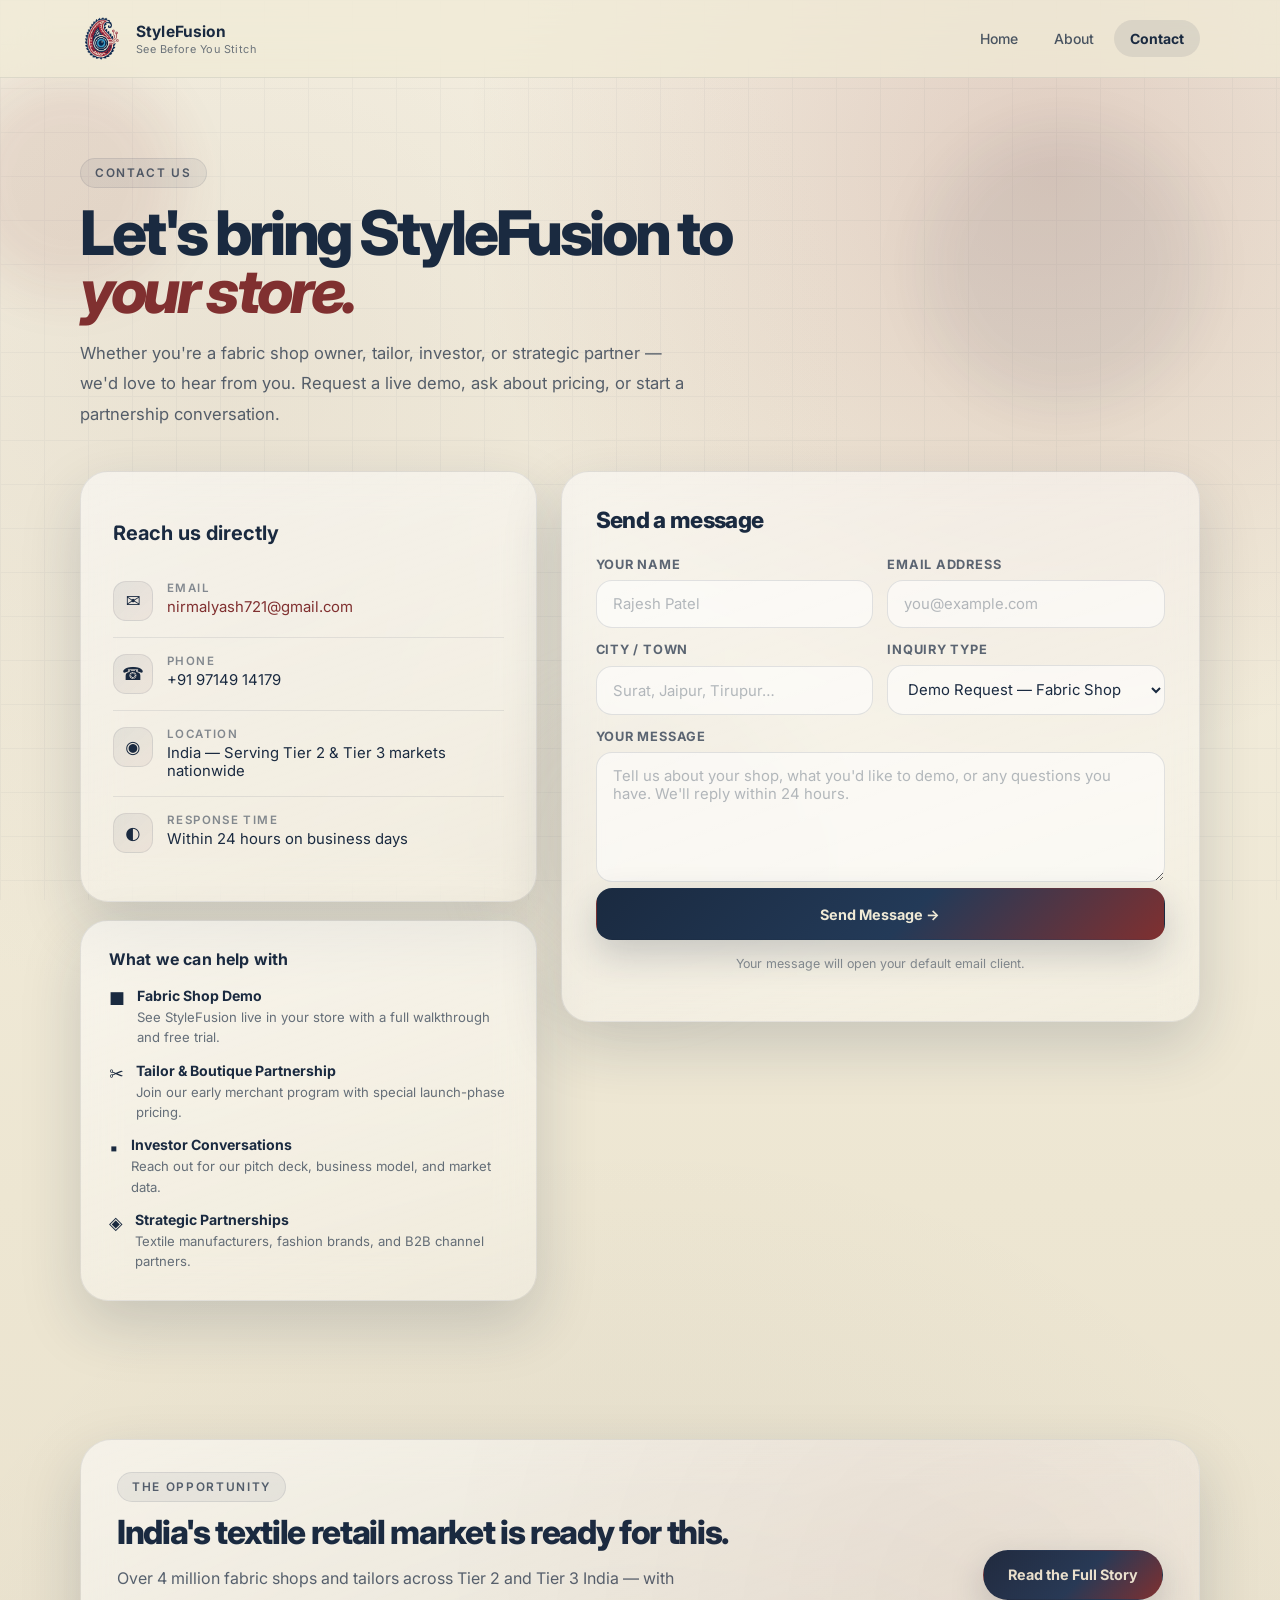
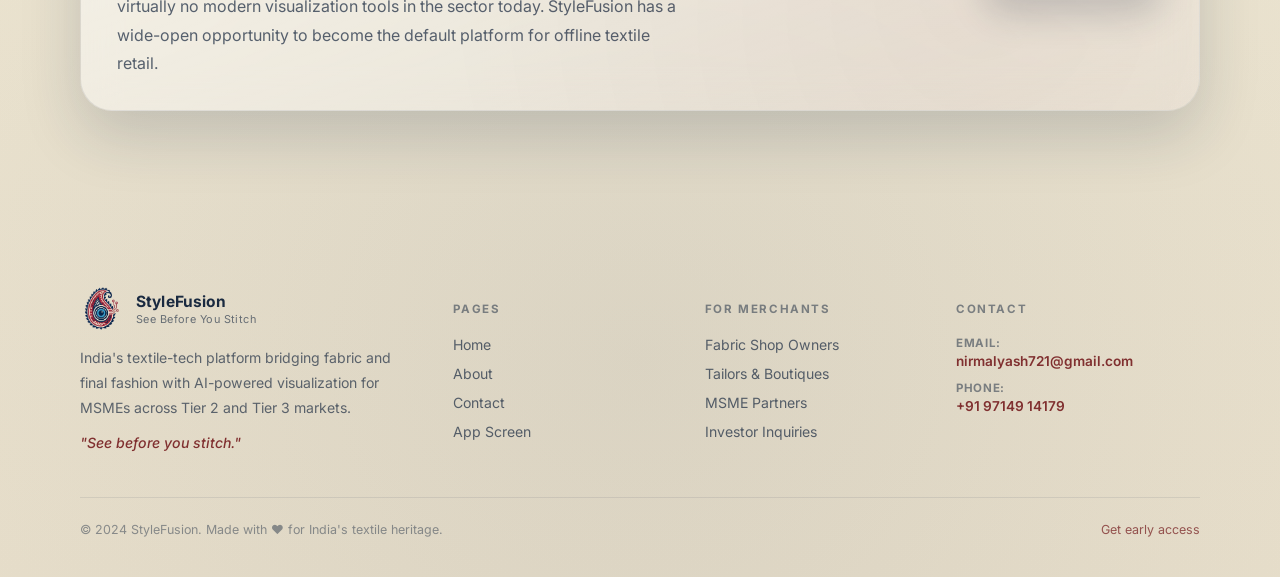
<file: contact.html>
<!doctype html>
<html lang="en">
<head>
  <meta charset="UTF-8" />
  <meta name="viewport" content="width=device-width, initial-scale=1.0" />
  <meta name="description" content="Contact StyleFusion — request a demo, partner with us, or get early access to India's textile-tech platform." />
  <title>Contact — StyleFusion</title>
  <link rel="preconnect" href="https://fonts.googleapis.com">
  <link rel="preconnect" href="https://fonts.gstatic.com" crossorigin>
  <link href="https://fonts.googleapis.com/css2?family=Inter:wght@400;500;600;700;800&display=swap" rel="stylesheet">
  <link rel="stylesheet" href="styles.css" />
</head>
<body class="page-contact">

  <div class="noise" aria-hidden="true"></div>
  <div class="orb orb-1" aria-hidden="true"></div>
  <div class="orb orb-2" aria-hidden="true"></div>
  <div class="orb orb-3" aria-hidden="true"></div>

  <!-- NAV -->
  <header class="site-header">
    <div class="container">
      <nav class="site-nav" aria-label="Primary">
        <a href="index.html" class="nav-brand">
          <img src="assets/logo.png" alt="StyleFusion" class="brand-logo" width="44" height="44" />
          <span>
            <strong>StyleFusion</strong>
            <small>See Before You Stitch</small>
          </span>
        </a>
        <button class="nav-toggle" aria-label="Open menu" aria-expanded="false" aria-controls="primary-links">
          <span></span><span></span><span></span>
        </button>
        <div class="nav-links" id="primary-links">
          <a href="index.html">Home</a>
          <a href="about.html">About</a>
          <a href="contact.html">Contact</a>
        </div>
      </nav>
    </div>
  </header>

  <main class="container page-shell">

    <!-- PAGE HERO -->
    <section class="page-hero reveal" aria-labelledby="contact-h1">
      <span class="eyebrow">Contact Us</span>
      <h1 id="contact-h1">Let's bring StyleFusion to <em>your store.</em></h1>
      <p class="lead">
        Whether you're a fabric shop owner, tailor, investor, or strategic partner — we'd love to hear from you. Request a live demo, ask about pricing, or start a partnership conversation.
      </p>
    </section>

    <!-- ======================================================
         CONTACT LAYOUT
         ====================================================== -->
    <section class="section" style="padding-top:20px;" aria-labelledby="contact-form-title">
      <div class="contact-grid">

        <!-- Left: Info -->
        <div>
          <div class="contact-info-card glass reveal" style="margin-bottom:18px;">
            <h2 class="panel" style="padding:0; border:none; box-shadow:none; background:none; font-size:1.25rem; margin-bottom:20px;">Reach us directly</h2>
            <div class="contact-detail">
              <div class="contact-row">
                <div class="contact-icon"><span class="icon-email">✉</span></div>
                <div>
                  <div class="contact-row-label">Email</div>
                  <div class="contact-row-value"><a href="mailto:nirmalyash721@gmail.com" style="color:var(--maroon);">nirmalyash721@gmail.com</a></div>
                </div>
              </div>
              <div class="contact-row">
                <div class="contact-icon"><span class="icon-phone">☎</span></div>
                <div>
                  <div class="contact-row-label">Phone</div>
                  <div class="contact-row-value"><a href="tel:+919714914179" style="color:var(--navy);">+91 97149 14179</a></div>
                </div>
              </div>
              <div class="contact-row">
                <div class="contact-icon"><span class="icon-location">◉</span></div>
                <div>
                  <div class="contact-row-label">Location</div>
                  <div class="contact-row-value">India — Serving Tier 2 &amp; Tier 3 markets nationwide</div>
                </div>
              </div>
              <div class="contact-row">
                <div class="contact-icon"><span class="icon-clock">◐</span></div>
                <div>
                  <div class="contact-row-label">Response Time</div>
                  <div class="contact-row-value">Within 24 hours on business days</div>
                </div>
              </div>
            </div>
          </div>

          <!-- What we can help with -->
          <div class="glass panel reveal delay-1">
            <h3 style="font-size:1rem; margin-bottom:18px; letter-spacing:.01em;">What we can help with</h3>
            <div style="display:grid; gap:14px;">
              <div style="display:flex; align-items:flex-start; gap:12px;">
                <span style="font-size:1.1rem; flex-shrink:0; margin-top:1px;" class="icon-shop">■</span>
                <div>
                  <div style="font-weight:700; font-size:.88rem; margin-bottom:3px;">Fabric Shop Demo</div>
                  <div style="font-size:.82rem; color:rgba(26,42,64,.66); line-height:1.55;">See StyleFusion live in your store with a full walkthrough and free trial.</div>
                </div>
              </div>
              <div style="display:flex; align-items:flex-start; gap:12px;">
                <span style="font-size:1.1rem; flex-shrink:0; margin-top:1px;" class="icon-scissors">✂</span>
                <div>
                  <div style="font-weight:700; font-size:.88rem; margin-bottom:3px;">Tailor &amp; Boutique Partnership</div>
                  <div style="font-size:.82rem; color:rgba(26,42,64,.66); line-height:1.55;">Join our early merchant program with special launch-phase pricing.</div>
                </div>
              </div>
              <div style="display:flex; align-items:flex-start; gap:12px;">
                <span style="font-size:1.1rem; flex-shrink:0; margin-top:1px;" class="icon-briefcase">▪</span>
                <div>
                  <div style="font-weight:700; font-size:.88rem; margin-bottom:3px;">Investor Conversations</div>
                  <div style="font-size:.82rem; color:rgba(26,42,64,.66); line-height:1.55;">Reach out for our pitch deck, business model, and market data.</div>
                </div>
              </div>
              <div style="display:flex; align-items:flex-start; gap:12px;">
                <span style="font-size:1.1rem; flex-shrink:0; margin-top:1px;">◈</span>
                <div>
                  <div style="font-weight:700; font-size:.88rem; margin-bottom:3px;">Strategic Partnerships</div>
                  <div style="font-size:.82rem; color:rgba(26,42,64,.66); line-height:1.55;">Textile manufacturers, fashion brands, and B2B channel partners.</div>
                </div>
              </div>
            </div>
          </div>
        </div>

        <!-- Right: Form -->
        <div class="contact-form-wrap glass reveal delay-1">
          <h2 id="contact-form-title" style="margin:0 0 24px; font-size:1.4rem; font-weight:800; letter-spacing:-.03em;">Send a message</h2>

          <form id="contact-form" novalidate>
            <div class="form-grid">
              <div class="form-group">
                <label for="name">Your Name</label>
                <input type="text" id="name" name="name" placeholder="Rajesh Patel" required />
              </div>
              <div class="form-group">
                <label for="email">Email Address</label>
                <input type="email" id="email" name="email" placeholder="you@example.com" required />
              </div>
              <div class="form-group">
                <label for="city">City / Town</label>
                <input type="text" id="city" name="city" placeholder="Surat, Jaipur, Tirupur…" />
              </div>
              <div class="form-group">
                <label for="inquiry">Inquiry Type</label>
                <select id="inquiry" name="inquiry">
                  <option value="Demo Request">Demo Request — Fabric Shop</option>
                  <option value="Tailor Partnership">Tailor / Boutique Partnership</option>
                  <option value="Investor">Investor Inquiry</option>
                  <option value="Strategic Partner">Strategic Partnership</option>
                  <option value="General">General Question</option>
                </select>
              </div>
              <div class="form-group full">
                <label for="message">Your Message</label>
                <textarea id="message" name="message" placeholder="Tell us about your shop, what you'd like to demo, or any questions you have. We'll reply within 24 hours." required></textarea>
              </div>
            </div>

            <button type="submit" class="btn btn-primary" style="margin-top:6px; width:100%; min-height:52px; border-radius:16px;">
              Send Message →
            </button>

            <p style="margin-top:14px; font-size:.78rem; color:rgba(26,42,64,.50); text-align:center; line-height:1.65;">
              Your message will open your default email client.
            </p>
          </form>
        </div>

      </div>
    </section>

    <!-- ======================================================
         MARKET OPPORTUNITY
         ====================================================== -->
    <section class="section-sm" aria-labelledby="opp-title">
      <div class="glass cta-band reveal">
        <div>
          <span class="eyebrow">The Opportunity</span>
          <h2 id="opp-title">India's textile retail market is ready for this.</h2>
          <p>Over 4 million fabric shops and tailors across Tier 2 and Tier 3 India — with virtually no modern visualization tools in the sector today. StyleFusion has a wide-open opportunity to become the default platform for offline textile retail.</p>
        </div>
        <a class="btn btn-primary" href="about.html">Read the Full Story</a>
      </div>
    </section>

  </main>

  <!-- FOOTER -->
  <footer class="site-footer">
    <div class="container">
      <div class="footer-content">
        <div class="footer-section">
          <div class="nav-brand" style="margin-bottom:14px;">
            <img src="assets/logo.png" alt="StyleFusion" class="brand-logo" width="44" height="44" />
            <div>
              <strong>StyleFusion</strong>
              <small>See Before You Stitch</small>
            </div>
          </div>
          <p class="footer-desc">India's textile-tech platform bridging fabric and final fashion with AI-powered visualization for MSMEs across Tier 2 and Tier 3 markets.</p>
          <p class="footer-tagline">"See before you stitch."</p>
        </div>
        <div class="footer-section">
          <h4>Pages</h4>
          <nav class="footer-nav">
            <a href="index.html">Home</a>
            <a href="about.html">About</a>
            <a href="contact.html">Contact</a>
            <a href="index.html#app">App Screen</a>
          </nav>
        </div>
        <div class="footer-section">
          <h4>For Merchants</h4>
          <nav class="footer-nav">
            <a href="contact.html">Fabric Shop Owners</a>
            <a href="contact.html">Tailors &amp; Boutiques</a>
            <a href="contact.html">MSME Partners</a>
            <a href="contact.html">Investor Inquiries</a>
          </nav>
        </div>
        <div class="footer-section">
          <h4>Contact</h4>
          <div class="footer-contact">
            <p><strong>Email:</strong><a href="mailto:nirmalyash721@gmail.com">nirmalyash721@gmail.com</a></p>
            <p><strong>Phone:</strong><a href="tel:+919714914179">+91 97149 14179</a></p>
          </div>
        </div>
      </div>
      <div class="footer-divider"></div>
      <div class="footer-bottom">
        <span>© 2024 StyleFusion. Made with ♥ for India's textile heritage.</span>
        <span><a href="contact.html">Get early access</a></span>
      </div>
    </div>
  </footer>

   <script src="main.js"></script>
</body>
</html>
</file>
<file: styles.css>
@import url('https://fonts.googleapis.com/css2?family=Inter:wght@400;500;600;700;800&display=swap');

/* ---- Variables (exact from reference theme) ---- */
:root {
  --navy:   #1A2A40;
  --maroon: #803030;
  --cream:  #F0EAD6;
  --sand:   #D9CFC0;
  --ink:    #0f1724;
  --white:  #ffffff;
  --glass:          rgba(240, 234, 214, 0.10);
  --glass-strong:   rgba(240, 234, 214, 0.14);
  --glass-white:    rgba(255, 255, 255, 0.50);
  --border:         rgba(26, 42, 64, 0.09);
  --border-light:   rgba(240, 234, 214, 0.18);
  --shadow:  0 24px 60px rgba(26, 42, 64, 0.18);
  --shadow-lg: 0 40px 80px rgba(26, 42, 64, 0.22);
  --radius:  26px;
  --nav-h:   78px;
}

/* ---- Reset ---- */
*, *::before, *::after { box-sizing: border-box; }
html { scroll-behavior: smooth; }
body {
  margin: 0;
  font-family: 'Inter', system-ui, sans-serif;
  background:
    radial-gradient(circle at 18% 18%, rgba(217,207,192,.38), transparent 30%),
    radial-gradient(circle at 82% 8%,  rgba(128,48,48,.18),  transparent 26%),
    radial-gradient(circle at 50% 90%, rgba(26,42,64,.07),   transparent 40%),
    linear-gradient(180deg, #f6f1e3 0%, #ede6d2 55%, #e8dfcb 100%);
  color: var(--navy);
  overflow-x: hidden;
  -webkit-font-smoothing: antialiased;
}
img   { max-width: 100%; display: block; }
a     { color: inherit; text-decoration: none; }
button, input, textarea, select { font: inherit; }
ul    { list-style: none; margin: 0; padding: 0; }

/* ---- Layout ---- */
.container { width: min(1120px, calc(100% - 36px)); margin: 0 auto; }

/* ---- Fixed background texture ---- */
.noise {
  position: fixed; inset: 0;
  pointer-events: none; z-index: 0;
  opacity: .038;
  background-image:
    linear-gradient(rgba(26,42,64,.9) 1px, transparent 1px),
    linear-gradient(90deg, rgba(26,42,64,.9) 1px, transparent 1px);
  background-size: 44px 44px;
  mix-blend-mode: multiply;
}

/* ---- Ambient orbs ---- */
.orb {
  position: fixed;
  border-radius: 50%;
  filter: blur(28px);
  opacity: .6;
  pointer-events: none;
  z-index: 0;
  animation: drift 16s ease-in-out infinite;
}
.orb-1 { width: 220px; height: 220px; background: rgba(128,48,48,.16);  top: 8%;  left: -40px; }
.orb-2 { width: 280px; height: 280px; background: rgba(26,42,64,.11);   right: 6%; top: 14%; animation-delay: -6s; }
.orb-3 { width: 320px; height: 320px; background: rgba(217,207,192,.30); left: 38%; bottom: -100px; animation-delay: -11s; }
.orb-4 { width: 180px; height: 180px; background: rgba(128,48,48,.08);  right: 28%; top: 55%; animation-delay: -4s; }

@keyframes drift {
  0%,100% { transform: translate3d(0,0,0) scale(1); }
  50%      { transform: translate3d(0,-14px,0) scale(1.04); }
}

/* ============================================================
   NAV
   ============================================================ */
.site-header {
  position: sticky;
  top: 0; z-index: 100;
  height: var(--nav-h);
  display: flex; align-items: center;
  backdrop-filter: blur(22px);
  -webkit-backdrop-filter: blur(22px);
  background: rgba(240,234,214,.72);
  border-bottom: 1px solid var(--border);
  transition: background .3s;
}

.site-nav {
  display: flex; align-items: center;
  justify-content: space-between;
  gap: 20px;
}

.nav-brand {
  display: inline-flex; align-items: center; gap: 12px;
}
.nav-brand img.brand-logo {
  width: 44px; height: 44px;
  border-radius: 13px;
  object-fit: contain;
  flex-shrink: 0;
}
.nav-brand strong { display: block; font-size: .97rem; letter-spacing: .01em; color: var(--navy); }
.nav-brand small  { display: block; font-size: .68rem; color: rgba(26,42,64,.62); margin-top: 1px; letter-spacing: .04em; }

.nav-links { display: flex; align-items: center; gap: 4px; }
.nav-links a {
  padding: 10px 16px;
  border-radius: 999px;
  font-size: .875rem;
  font-weight: 500;
  color: rgba(26,42,64,.78);
  transition: background .22s, color .22s, transform .22s;
}
.nav-links a:hover { background: rgba(26,42,64,.07); color: var(--navy); transform: translateY(-1px); }
.nav-links a[aria-current="page"],
.nav-links a.active { background: rgba(26,42,64,.09); color: var(--navy); font-weight: 700; }

.nav-toggle {
  display: none;
  width: 46px; height: 46px;
  border: 1px solid var(--border);
  border-radius: 14px;
  background: rgba(255,255,255,.45);
  cursor: pointer;
  flex-direction: column;
  align-items: center;
  justify-content: center;
  gap: 5px;
}
.nav-toggle span { display: block; width: 18px; height: 2px; background: var(--navy); border-radius: 2px; transition: all .28s; }
.nav-toggle.open span:nth-child(1) { transform: translateY(7px) rotate(45deg); }
.nav-toggle.open span:nth-child(2) { opacity: 0; }
.nav-toggle.open span:nth-child(3) { transform: translateY(-7px) rotate(-45deg); }

/* ============================================================
   GLASS UTILITY
   ============================================================ */
.glass {
  background: linear-gradient(160deg, rgba(255,255,255,.52), rgba(255,255,255,.26));
  backdrop-filter: blur(18px);
  -webkit-backdrop-filter: blur(18px);
  border: 1px solid var(--border);
  box-shadow: var(--shadow);
}

/* ============================================================
   BUTTONS
   ============================================================ */
.btn {
  display: inline-flex; align-items: center; justify-content: center; gap: 8px;
  min-height: 50px;
  padding: 0 24px;
  border-radius: 999px;
  font-weight: 700; font-size: .9rem;
  border: 1px solid transparent;
  cursor: pointer;
  transition: transform .24s ease, box-shadow .24s ease, background .24s ease, border-color .24s ease;
  text-decoration: none;
}
.btn:hover { transform: translateY(-2px); box-shadow: 0 16px 36px rgba(26,42,64,.14); }

.btn-primary {
  color: var(--cream);
  background: linear-gradient(135deg, var(--navy) 0%, #233a58 55%, var(--maroon) 100%);
  box-shadow: 0 14px 36px rgba(26,42,64,.20);
}
.btn-secondary {
  color: var(--navy);
  background: rgba(255,255,255,.60);
  border-color: var(--border);
}
.btn-secondary:hover { background: rgba(255,255,255,.82); }
.btn-outline {
  color: var(--navy);
  background: transparent;
  border-color: rgba(26,42,64,.20);
}
.btn-outline:hover { background: rgba(26,42,64,.05); }

/* ============================================================
   EYEBROW / BADGES
   ============================================================ */
.eyebrow {
  display: inline-flex; align-items: center; gap: 8px;
  padding: 7px 14px;
  border-radius: 999px;
  background: rgba(26,42,64,.06);
  color: rgba(26,42,64,.72);
  border: 1px solid rgba(26,42,64,.09);
  font-size: .74rem;
  letter-spacing: .14em;
  text-transform: uppercase;
  font-weight: 600;
}

.chip {
  display: inline-flex; padding: 7px 13px;
  border-radius: 999px;
  background: rgba(240,234,214,.14);
  border: 1px solid rgba(255,255,255,.16);
  font-size: .78rem; letter-spacing: .06em; text-transform: uppercase;
  color: inherit;
}
.chip.alt {
  color: var(--navy);
  background: rgba(26,42,64,.06);
  border-color: rgba(26,42,64,.10);
}
.chip.maroon {
  color: var(--maroon);
  background: rgba(128,48,48,.07);
  border-color: rgba(128,48,48,.14);
}

/* ============================================================
   SECTION COMMONS
   ============================================================ */
.section { padding: 86px 0; position: relative; z-index: 1; }
.section-sm { padding: 52px 0; position: relative; z-index: 1; }

.section-heading { margin-bottom: 32px; }
.section-heading .eyebrow { margin-bottom: 14px; }
.section-heading h2 {
  margin: 0;
  font-size: clamp(1.9rem, 3.2vw, 3.1rem);
  line-height: 1.06; letter-spacing: -.04em; font-weight: 800;
}
.section-heading p {
  margin: 16px 0 0;
  max-width: 66ch;
  color: rgba(26,42,64,.72);
  line-height: 1.82;
  font-size: 1.02rem;
}

/* Cards */
.card {
  border-radius: 24px;
  padding: 26px;
  position: relative; overflow: hidden;
}
.card h3 { margin: 0 0 10px; font-size: 1.12rem; font-weight: 700; }
.card p  { margin: 0; line-height: 1.78; color: rgba(26,42,64,.74); }

.panel {
  border-radius: 28px; padding: 28px;
  position: relative; overflow: hidden;
}
.panel h2 { margin: 0 0 14px; font-size: 1.4rem; font-weight: 800; letter-spacing: -.03em; }
.panel h3 { margin: 0 0 10px; font-size: 1.2rem; font-weight: 700; }
.panel p  { margin: 0; color: rgba(26,42,64,.74); line-height: 1.82; }

/* ============================================================
   HERO — HOME
   ============================================================ */
.hero {
  position: relative; z-index: 1;
  padding: 44px 0 32px;
  min-height: calc(100vh - var(--nav-h));
  display: grid;
  grid-template-columns: 1.08fr .92fr;
  align-items: center;
  gap: 36px;
}

.hero-copy { position: relative; }
.hero-copy .eyebrow { margin-bottom: 18px; }

.hero h1 {
  margin: 0 0 20px;
  font-size: clamp(2.8rem, 5.2vw, 5.5rem);
  line-height: .94; letter-spacing: -.055em; font-weight: 800;
  max-width: 14ch;
}
.hero h1 em { font-style: italic; color: var(--maroon); }

.hero .lead {
  font-size: 1.05rem; line-height: 1.84;
  color: rgba(26,42,64,.74);
  max-width: 56ch; margin: 0 0 28px;
}

.hero-actions { display: flex; flex-wrap: wrap; gap: 12px; }

/* Stats row */
.stats-row {
  display: grid; grid-template-columns: repeat(3,1fr);
  gap: 12px; margin-top: 28px;
}
.stats-row article {
  border-radius: 20px; padding: 18px 16px;
  background: rgba(255,255,255,.42);
  border: 1px solid var(--border);
}
.stats-row strong { display: block; font-size: 2rem; font-weight: 800; letter-spacing: -.04em; }
.stats-row span   { color: rgba(26,42,64,.62); font-size: .88rem; margin-top: 2px; display: block; }

/* Hero note */
.hero-note {
  margin-top: 20px;
  border-radius: var(--radius);
  padding: 18px 22px;
}
.note-kicker {
  color: rgba(128,48,48,.82);
  text-transform: uppercase;
  letter-spacing: .12em;
  font-size: .72rem;
  font-weight: 700;
}
.hero-note p { margin: 10px 0 0; color: rgba(26,42,64,.78); line-height: 1.75; }

/* Device frame visual */
.hero-visual { position: relative; }
.device-frame {
  border-radius: 34px;
  padding: 20px;
  width: min(100%, 490px);
  margin-left: auto;
  position: relative; z-index: 2;
  animation: float-device 8s ease-in-out infinite;
}
@keyframes float-device {
  0%,100% { transform: translateY(0) rotate(.4deg); }
  50%      { transform: translateY(-10px) rotate(-.4deg); }
}
.device-topbar {
  display: flex; justify-content: center; gap: 8px; margin-bottom: 14px;
}
.device-topbar span {
  width: 8px; height: 8px; border-radius: 50%;
  background: rgba(26,42,64,.22);
}
.device-screen {
  border-radius: 28px; padding: 24px;
  background:
    radial-gradient(circle at top, rgba(128,48,48,.09), transparent 38%),
    linear-gradient(180deg, rgba(26,42,64,.07), rgba(255,255,255,.30));
  min-height: 560px;
  border: 1px solid var(--border);
}
.screen-header { display: flex; justify-content: space-between; align-items: center; }
.screen-header strong { font-size: 1.3rem; letter-spacing: -.03em; }
.tiny-label { color: rgba(128,48,48,.80); text-transform: uppercase; letter-spacing: .12em; font-size: .72rem; font-weight: 700; }
.screen-cards { display: grid; gap: 12px; margin-top: 22px; }
.screen-card { border-radius: 22px; padding: 18px; background: rgba(240,234,214,.72); border: 1px solid var(--border); }
.screen-card-primary {
  min-height: 180px;
  background: linear-gradient(135deg, rgba(26,42,64,.96), rgba(128,48,48,.90));
  color: var(--cream);
}
.screen-card-primary p { color: rgba(240,234,214,.86); }
.screen-card h3  { margin: 12px 0 8px; font-size: 1.35rem; font-weight: 800; }
.screen-card p   { margin: 0; line-height: 1.7; color: rgba(26,42,64,.74); }

.mini-mock {
  margin-top: 18px;
  display: grid; grid-template-columns: 120px 1fr; gap: 14px; align-items: center;
  padding: 16px; border-radius: 22px;
  background: rgba(255,255,255,.50); border: 1px solid var(--border);
}
.mini-photo {
  aspect-ratio: 1/1.25; border-radius: 16px;
  background:
    linear-gradient(180deg, rgba(26,42,64,.04), rgba(128,48,48,.08)),
    radial-gradient(circle at 60% 20%, rgba(240,234,214,.70), transparent 50%),
    linear-gradient(180deg, rgba(26,42,64,.10), rgba(26,42,64,.02));
}
.mini-lines span { display: block; height: 9px; border-radius: 999px; background: rgba(26,42,64,.10); margin: 10px 0; }
.mini-lines span:nth-child(1) { width: 90%; }
.mini-lines span:nth-child(2) { width: 72%; }
.mini-lines span:nth-child(3) { width: 48%; }

/* ============================================================
   MARQUEE / STRIP
   ============================================================ */
.strip { padding: 12px 0; overflow: hidden; position: relative; z-index: 1; }
.strip-inner {
  display: flex; gap: 36px; white-space: nowrap;
  padding: 16px 0;
  border-top: 1px solid var(--border);
  border-bottom: 1px solid var(--border);
  color: rgba(26,42,64,.66);
  font-weight: 600; font-size: .88rem; letter-spacing: .02em;
  animation: marquee 30s linear infinite;
  width: max-content;
}
.strip-inner:hover { animation-play-state: paused; }
.strip-inner span::before { content: '✦ '; color: rgba(128,48,48,.5); }

@keyframes marquee {
  0%   { transform: translateX(0); }
  100% { transform: translateX(-50%); }
}

/* ============================================================
   FEATURE GRID
   ============================================================ */
.feature-grid {
  display: grid;
  grid-template-columns: repeat(3,1fr);
  gap: 16px;
}
/* Wide card spanning 2 cols */
.card-wide { grid-column: span 2; }

/* ============================================================
   SPLIT / TWO-COL GRIDS
   ============================================================ */
.split-grid, .two-col {
  display: grid; grid-template-columns: repeat(2,1fr); gap: 18px;
}
.about-grid { display: grid; grid-template-columns: repeat(3,1fr); gap: 16px; }
.contact-grid { display: grid; grid-template-columns: 1fr 1.4fr; gap: 24px; align-items: start; }

/* ============================================================
   CHECK LIST
   ============================================================ */
.check-list { display: grid; gap: 12px; margin-top: 18px; }
.check-list li {
  position: relative; padding-left: 28px;
  line-height: 1.72; color: rgba(26,42,64,.80);
}
.check-list li::before {
  content: '✓'; position: absolute; left: 0; top: 0;
  color: var(--maroon); font-weight: 800;
}

/* ============================================================
   CTA BAND
   ============================================================ */
.cta-band {
  display: flex; align-items: center;
  justify-content: space-between;
  gap: 20px;
  border-radius: 32px; padding: 32px 36px;
  position: relative; overflow: hidden;
}
.cta-band::before {
  content: '';
  position: absolute; inset: 0;
  background: radial-gradient(circle at 80% 50%, rgba(128,48,48,.07), transparent 60%);
  pointer-events: none;
}
.cta-band h2 { margin: 10px 0 0; font-size: clamp(1.5rem,2.6vw,2.2rem); letter-spacing: -.04em; font-weight: 800; }
.cta-band p  { margin: 12px 0 0; max-width: 56ch; color: rgba(26,42,64,.72); line-height: 1.78; }

/* ============================================================
   TIMELINE
   ============================================================ */
.timeline { display: grid; gap: 14px; }
.timeline-item {
  display: grid; grid-template-columns: 72px 1fr; gap: 18px;
  padding: 24px; border-radius: 26px; align-items: start;
}
.timeline-item .t-num {
  width: 56px; height: 56px; border-radius: 18px;
  display: grid; place-items: center;
  font-weight: 800; font-size: 1.1rem; color: var(--cream);
  background: linear-gradient(135deg, var(--navy), var(--maroon));
  flex-shrink: 0;
}
.timeline-item h3 { margin: 0 0 8px; font-size: 1.18rem; font-weight: 700; }
.timeline-item p  { margin: 0; color: rgba(26,42,64,.74); line-height: 1.78; }

/* ============================================================
   VALUES GRID
   ============================================================ */
.values-grid { display: grid; grid-template-columns: repeat(4,1fr); gap: 14px; }
.value-card { border-radius: 22px; padding: 24px 20px; text-align: center; }
.value-icon  { font-size: 1.7rem; margin-bottom: 12px; }
.value-title { font-weight: 800; font-size: 1rem; margin-bottom: 8px; }
.value-desc  { font-size: .84rem; line-height: 1.7; color: rgba(26,42,64,.68); }

/* ============================================================
   PHONE MOCKUP (App section inside home)
   ============================================================ */
.app-section-grid {
  display: grid; grid-template-columns: 1fr 1fr;
  gap: 40px; align-items: center;
}
.phone-stand {
  position: relative; display: grid; place-items: center; min-height: 720px;
}
.phone-glow {
  position: absolute; inset: 14% 12%;
  background: radial-gradient(circle, rgba(128,48,48,.14), transparent 62%);
  filter: blur(30px);
}
.phone-shell {
  position: relative; z-index: 1;
  width: min(100%, 400px);
  border-radius: 44px; padding: 18px;
  animation: float-device 7s ease-in-out infinite;
}
.phone-notch {
  width: 90px; height: 13px; border-radius: 999px;
  background: rgba(26,42,64,.18); margin: 0 auto 14px;
}
.phone-screen {
  border-radius: 28px; overflow: hidden;
  min-height: 620px;
  background: linear-gradient(180deg, #faf5ec, #ece2cf);
  border: 1px solid var(--border);
}
.phone-screen img { width: 100%; height: 100%; object-fit: cover; transform: scale(1.02); }
.app-notes { border-radius: 28px; padding: 28px; }
.app-notes h2 { margin: 0 0 12px; font-size: 1.5rem; font-weight: 800; letter-spacing: -.03em; }
.app-notes p  { margin: 0 0 14px; color: rgba(26,42,64,.74); line-height: 1.82; }
.app-notes-chips { display: flex; flex-wrap: wrap; gap: 8px; margin-top: 18px; }

/* ============================================================
   TESTIMONIALS
   ============================================================ */
.testimonial-grid { display: grid; grid-template-columns: repeat(3,1fr); gap: 16px; }
.testimonial-card { border-radius: 26px; padding: 28px; }
.stars { color: var(--maroon); font-size: .9rem; letter-spacing: 2px; margin-bottom: 14px; }
.t-quote {
  font-size: .97rem; line-height: 1.78;
  color: rgba(26,42,64,.82); margin-bottom: 22px;
  font-style: italic;
}
.t-meta { display: flex; align-items: center; gap: 12px; }
.t-avatar {
  width: 40px; height: 40px; border-radius: 50%;
  background: linear-gradient(135deg, var(--navy), var(--maroon));
  display: grid; place-items: center;
  font-weight: 800; font-size: .88rem; color: var(--cream); flex-shrink: 0;
}
.t-name { font-weight: 700; font-size: .9rem; }
.t-role { font-size: .78rem; color: rgba(26,42,64,.56); margin-top: 2px; }

/* ============================================================
   PAGE HERO (About / Contact)
   ============================================================ */
.page-shell { padding: 44px 0 64px; position: relative; z-index: 1; }
.page-hero   { padding: 36px 0 22px; }
.page-hero h1 {
  margin: 16px 0 0;
  font-size: clamp(2.6rem, 4.8vw, 4.8rem);
  line-height: .94; letter-spacing: -.055em; font-weight: 800;
  max-width: 18ch;
}
.page-hero h1 em { font-style: italic; color: var(--maroon); }
.page-hero .lead {
  margin: 18px 0 0; max-width: 62ch;
  color: rgba(26,42,64,.72); line-height: 1.84; font-size: 1.04rem;
}

/* ============================================================
   CONTACT PAGE
   ============================================================ */
.contact-info-card  { border-radius: 28px; padding: 32px; }
.contact-detail     { display: grid; gap: 0; }
.contact-row        { display: flex; align-items: flex-start; gap: 14px; padding: 16px 0; border-bottom: 1px solid var(--border); }
.contact-row:last-child { border-bottom: none; }
.contact-icon {
  width: 40px; height: 40px; border-radius: 13px; flex-shrink: 0;
  background: linear-gradient(135deg, rgba(26,42,64,.08), rgba(128,48,48,.06));
  border: 1px solid var(--border);
  display: grid; place-items: center; font-size: 1.1rem;
}
.contact-row-label  { font-size: .72rem; letter-spacing: .12em; text-transform: uppercase; color: rgba(26,42,64,.52); font-weight: 600; margin-bottom: 3px; }
.contact-row-value  { font-size: .93rem; color: var(--navy); }

/* Contact form */
.contact-form-wrap { border-radius: 28px; padding: 34px; }
.form-grid { display: grid; grid-template-columns: 1fr 1fr; gap: 14px; }
.form-group { display: grid; gap: 8px; }
.form-group.full { grid-column: 1 / -1; }
.form-group label { font-size: .8rem; font-weight: 700; letter-spacing: .06em; text-transform: uppercase; color: rgba(26,42,64,.70); }
.form-group input,
.form-group textarea,
.form-group select {
  padding: 14px 16px;
  border-radius: 16px;
  border: 1px solid rgba(26,42,64,.12);
  background: rgba(255,255,255,.56);
  color: var(--navy);
  outline: none;
  font-size: .93rem;
  transition: border-color .22s, transform .22s;
}
.form-group input:focus,
.form-group textarea:focus { border-color: rgba(128,48,48,.44); transform: translateY(-1px); }
.form-group textarea { resize: vertical; min-height: 130px; }
.form-group input::placeholder,
.form-group textarea::placeholder { color: rgba(26,42,64,.32); }

/* ============================================================
   FOOTER
   ============================================================ */
.site-footer { padding: 60px 0 40px; position: relative; z-index: 1; }
.footer-content {
  display: grid; grid-template-columns: 1.6fr 1fr 1fr 1.2fr;
  gap: 48px;
  margin-bottom: 32px;
}
.footer-section h4 { 
  font-size: .72rem; letter-spacing: .14em; text-transform: uppercase; 
  color: rgba(26,42,64,.52); margin-bottom: 20px; font-weight: 700; 
}
.footer-desc { margin: 0; color: rgba(26,42,64,.68); line-height: 1.78; max-width: 38ch; font-size: .88rem; }
.footer-tagline { margin-top: 14px; font-style: italic; color: var(--maroon); font-size: .88rem; font-weight: 500; }
.footer-nav {
  display: flex; flex-direction: column; gap: 12px;
}
.footer-nav a { 
  font-size: .88rem; color: rgba(26,42,64,.70); 
  transition: color .22s, transform .22s; display: inline-flex; width: fit-content;
}
.footer-nav a:hover { color: var(--maroon); transform: translateX(4px); }
.footer-contact {
  display: grid; gap: 10px;
}
.footer-contact p {
  margin: 0; font-size: .85rem; line-height: 1.35;
  display: grid; gap: 2px;
}
.footer-contact strong {
  display: block; font-size: .72rem; letter-spacing: .06em; 
  text-transform: uppercase; color: rgba(26,42,64,.52); margin-bottom: 0;
}
.footer-contact a {
  color: var(--maroon); font-weight: 600; transition: opacity .22s;
  display: block;
  margin-top: -1px;
}
.footer-contact a:hover { opacity: .8; }
.footer-divider {
  height: 1px; background: var(--border); margin-bottom: 24px;
}
.footer-bottom {
  display: flex; align-items: center; justify-content: space-between;
  padding-top: 0; 
  font-size: .78rem; color: rgba(26,42,64,.46);
}
.footer-bottom a { color: rgba(128,48,48,.8); transition: color .22s; }
.footer-bottom a:hover { color: var(--maroon); }

/* ============================================================
   SCROLL REVEAL
   ============================================================ */
.reveal {
  opacity: 0;
  transform: translateY(20px);
  transition: opacity .78s ease, transform .78s ease;
}
.reveal.visible { opacity: 1; transform: translateY(0); }
.delay-1 { transition-delay: .10s; }
.delay-2 { transition-delay: .19s; }
.delay-3 { transition-delay: .28s; }
.delay-4 { transition-delay: .37s; }
.delay-5 { transition-delay: .46s; }

/* ============================================================
   HERO THREAD ANIMATION
   ============================================================ */
.hero-threads {
  position: absolute; inset: 0; pointer-events: none; overflow: hidden; z-index: 0;
}
.thread {
  position: absolute; width: 1px;
  background: linear-gradient(to bottom, transparent, rgba(128,48,48,.12), transparent);
  animation: thread-fall linear infinite;
}
.thread:nth-child(1)  { left: 7%;  height: 55%; animation-duration: 14s; animation-delay: 0s; }
.thread:nth-child(2)  { left: 19%; height: 42%; animation-duration: 18s; animation-delay: -3s; }
.thread:nth-child(3)  { left: 31%; height: 60%; animation-duration: 13s; animation-delay: -7s; }
.thread:nth-child(4)  { left: 58%; height: 48%; animation-duration: 16s; animation-delay: -1s; }
.thread:nth-child(5)  { left: 70%; height: 52%; animation-duration: 15s; animation-delay: -5s; }
.thread:nth-child(6)  { left: 83%; height: 38%; animation-duration: 12s; animation-delay: -9s; }
.thread:nth-child(7)  { left: 92%; height: 58%; animation-duration: 17s; animation-delay: -4s; }
@keyframes thread-fall {
  0%   { transform: translateY(-100%); opacity: 0; }
  8%   { opacity: 1; }
  92%  { opacity: 1; }
  100% { transform: translateY(110vh); opacity: 0; }
}

/* ============================================================
   RESPONSIVE
   ============================================================ */
@media (max-width: 980px) {
  .hero         { grid-template-columns: 1fr; padding-top: 36px; }
  .feature-grid { grid-template-columns: 1fr 1fr; }
  .card-wide    { grid-column: span 1; }
  .about-grid   { grid-template-columns: 1fr; }
  .app-section-grid { grid-template-columns: 1fr; }
  .phone-stand  { min-height: auto; }
  .values-grid  { grid-template-columns: 1fr 1fr; }
  .footer-content  { grid-template-columns: 1fr 1fr; gap: 28px; }
}

@media (max-width: 760px) {
  .nav-toggle   { display: flex; }
  .nav-links {
    position: absolute; top: var(--nav-h);
    left: 12px; right: 12px;
    display: none; flex-direction: column; align-items: stretch;
    padding: 12px; border-radius: 24px;
    background: rgba(240,234,214,.97);
    box-shadow: var(--shadow-lg);
    border: 1px solid var(--border);
    z-index: 200;
  }
  .nav-links.open { display: flex; }
  .nav-links a { width: 100%; padding: 13px 18px; }
  .site-nav { position: relative; }

  .feature-grid { grid-template-columns: 1fr; }
  .split-grid, .two-col, .contact-grid { grid-template-columns: 1fr; }
  .values-grid  { grid-template-columns: 1fr 1fr; }
  .footer-content  { grid-template-columns: 1fr; }
  .footer-bottom { flex-direction: column; gap: 10px; text-align: center; }
  .cta-band { flex-direction: column; align-items: flex-start; }
  .form-grid { grid-template-columns: 1fr; }
  .stats-row { grid-template-columns: 1fr 1fr 1fr; }
  .device-screen { min-height: auto; padding: 16px; }
  .phone-screen  { min-height: 500px; }
}

@media (max-width: 480px) {
  .stats-row { grid-template-columns: 1fr; }
  .values-grid { grid-template-columns: 1fr; }
}

@media (prefers-reduced-motion: reduce) {
  html { scroll-behavior: auto; }
  *, *::before, *::after {
    animation-duration: .01ms !important;
    animation-iteration-count: 1 !important;
    transition-duration: .01ms !important;
  }
}
</file>
